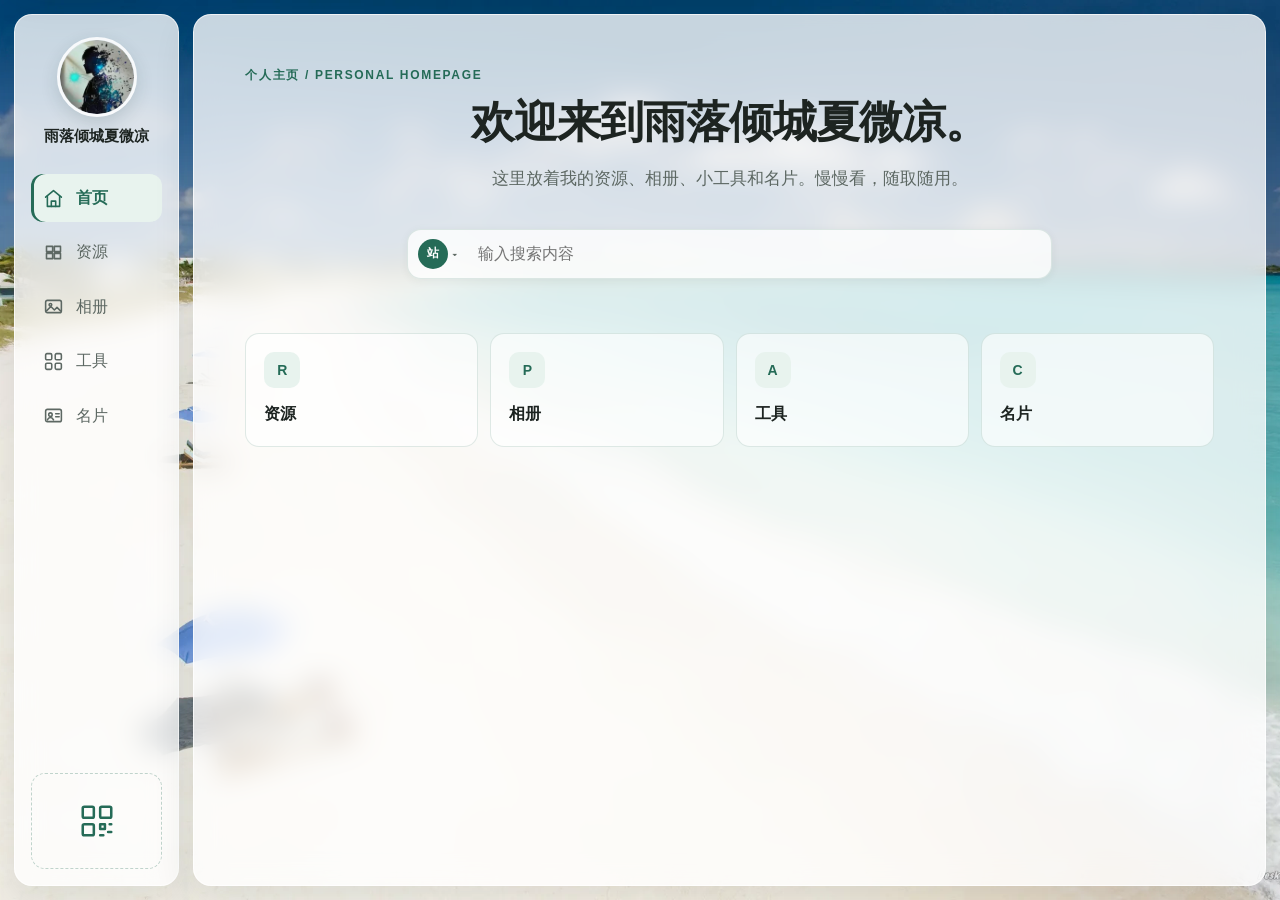
<file: index.html>
<!DOCTYPE html>
<html lang="zh-CN">
<head>
  <meta charset="UTF-8">
  <meta name="viewport" content="width=device-width, initial-scale=1">
  <meta name="description" content="雨落倾城夏微凉的个人主页，收录资源、相册、工具与名片。">
  <meta name="keywords" content="雨落倾城夏微凉,ylqcxwl,个人主页,资源,工具">
  <meta name="author" content="雨落倾城夏微凉">
  <meta name="theme-color" content="#f4f7f5">
  <link rel="canonical" href="https://ylqcxwl.github.io/">
  <meta property="og:type" content="website">
  <meta property="og:title" content="雨落倾城夏微凉 · 个人主页">
  <meta property="og:description" content="资源、相册、工具与名片。">
  <meta property="og:url" content="https://ylqcxwl.github.io/">
  <meta property="og:image" content="https://ylqcxwl.github.io/bg.webp">
  <meta name="twitter:card" content="summary_large_image">
  <link rel="icon" href="favicon.ico" sizes="any">
  <link rel="stylesheet" href="CSS/style.css">
  <script src="JS/tools-data.js" defer></script>
  <script src="JS/script.js" defer></script>
  <title>雨落倾城夏微凉 · 个人主页</title>
</head>
<body>
  <a class="skip-link" href="#main">跳到主要内容</a>

  <div class="app">
    <aside class="sidebar">
      <div class="profile">
        <img class="avatar" src="avatar.webp" alt="雨落倾城夏微凉的头像" width="80" height="80">
        <div class="profile-text">
          <strong>雨落倾城夏微凉</strong>
        </div>
      </div>

      <nav class="nav" aria-label="主导航">
        <button class="nav-item is-active" type="button" data-view="home" aria-current="page">
          <svg viewBox="0 0 24 24" aria-hidden="true"><path d="M3 10.5 12 3l9 7.5"/><path d="M5 9.5V21h14V9.5"/><path d="M9.5 21v-6h5v6"/></svg>
          <span>首页</span>
        </button>
        <button class="nav-item" type="button" data-view="resources">
          <svg viewBox="0 0 24 24" aria-hidden="true"><path d="M4 5h7v6H4zM13 5h7v6h-7zM4 13h7v6H4zM13 13h7v6h-7z"/></svg>
          <span>资源</span>
        </button>
        <button class="nav-item" type="button" data-view="gallery">
          <svg viewBox="0 0 24 24" aria-hidden="true"><rect x="3" y="5" width="18" height="14" rx="2"/><circle cx="8.5" cy="10" r="1.5"/><path d="m4 17 5-5 4 4 3-3 4 4"/></svg>
          <span>相册</span>
        </button>
        <button class="nav-item" type="button" data-view="tools">
          <svg viewBox="0 0 24 24" aria-hidden="true"><rect x="3" y="3" width="7" height="7" rx="1.5"/><rect x="14" y="3" width="7" height="7" rx="1.5"/><rect x="3" y="14" width="7" height="7" rx="1.5"/><rect x="14" y="14" width="7" height="7" rx="1.5"/></svg>
          <span>工具</span>
        </button>
        <button class="nav-item" type="button" data-view="contact">
          <svg viewBox="0 0 24 24" aria-hidden="true"><rect x="3" y="5" width="18" height="14" rx="2"/><circle cx="8.5" cy="11" r="2"/><path d="M5 17c.8-1.8 2-2.7 3.5-2.7S11.2 15.2 12 17M14.5 10h4M14.5 13.5h4"/></svg>
          <span>名片</span>
        </button>
      </nav>

      <a class="qr-btn" href="#contact" aria-label="查看名片">
        <svg viewBox="0 0 24 24" aria-hidden="true"><rect x="3" y="3" width="7" height="7" rx="1"/><rect x="14" y="3" width="7" height="7" rx="1"/><rect x="3" y="14" width="7" height="7" rx="1"/><path d="M14 14h3v3h-3zM19 19h2M14 21h2M21 14h-1"/></svg>
      </a>
    </aside>

    <main class="panel" id="main">
      <section class="view is-active" id="home" data-view="home" aria-labelledby="home-title">
        <header class="hero">
          <p class="eyebrow">个人主页 / Personal Homepage</p>
          <h1 id="home-title">欢迎来到雨落倾城夏微凉。</h1>
          <p class="lead">这里放着我的资源、相册、小工具和名片。慢慢看，随取随用。</p>
        </header>

        <form class="search" id="site-search" role="search">
          <label class="sr-only" for="search-query">搜索内容</label>
          <div class="search-bar">
            <span class="search-engine-wrap" id="engine-toggle" role="button" tabindex="0" aria-haspopup="listbox" aria-expanded="false" aria-label="选择搜索引擎">
              <span class="search-engine-badge" id="search-engine-badge" aria-hidden="true">站</span>
              <span class="search-caret" aria-hidden="true">▾</span>
              <select id="search-engine" aria-label="搜索引擎" hidden>
                <option value="site">本站搜索</option>
                <option value="baidu">百度搜索</option>
                <option value="bing">必应搜索</option>
                <option value="google">Google 搜索</option>
                <option value="github">GitHub 搜索</option>
                <option value="bilibili">哔哩哔哩搜索</option>
              </select>
            </span>
            <input id="search-query" type="search" placeholder="输入搜索内容" autocomplete="off">
          </div>
          <div class="engine-menu" id="engine-menu" role="listbox" aria-label="选择搜索引擎" hidden>
            <button type="button" class="engine-chip is-active" data-engine="site"><span class="engine-ico" style="--chip:#256b57">站</span><span>本站</span></button>
            <button type="button" class="engine-chip" data-engine="baidu"><span class="engine-ico"><img class="engine-ico-img" src="imgs/engines/baidu.png" alt=""></span><span>百度</span></button>
            <button type="button" class="engine-chip" data-engine="bing"><span class="engine-ico"><img class="engine-ico-img" src="imgs/engines/bing.png" alt=""></span><span>必应</span></button>
            <button type="button" class="engine-chip" data-engine="google"><span class="engine-ico"><img class="engine-ico-img" src="imgs/engines/google.png" alt=""></span><span>Google</span></button>
            <button type="button" class="engine-chip" data-engine="github"><span class="engine-ico"><img class="engine-ico-img" src="imgs/engines/github.png" alt=""></span><span>GitHub</span></button>
            <button type="button" class="engine-chip" data-engine="bilibili"><span class="engine-ico"><img class="engine-ico-img" src="imgs/engines/bilibili.png" alt=""></span><span>哔哩哔哩</span></button>
          </div>
        </form>
        <p class="search-status" id="search-status" role="status" aria-live="polite"></p>
        <div class="search-results" id="search-results" hidden></div>

        <div class="tiles">
          <a class="tile" href="#resources" data-keywords="资源 仓库 GitHub 项目">
            <span class="tile-icon">R</span>
            <strong>资源</strong>
            <small>项目与常用链接</small>
          </a>
          <a class="tile" href="#gallery" data-keywords="相册 图片 照片">
            <span class="tile-icon">P</span>
            <strong>相册</strong>
            <small>图片整理中</small>
          </a>
          <a class="tile" href="#tools" data-keywords="工具 螺旋文字生成 小工具">
            <span class="tile-icon">A</span>
            <strong>工具</strong>
            <small>螺旋文字生成</small>
          </a>
          <a class="tile" href="#contact" data-keywords="名片 联系 GitHub 关于">
            <span class="tile-icon">C</span>
            <strong>名片</strong>
            <small>找到我</small>
          </a>
        </div>
      </section>

      <section class="view" id="resources" data-view="resources" aria-labelledby="resources-title" hidden>
        <header class="view-head">
          <p class="eyebrow">Resources</p>
          <h2 id="resources-title">资源</h2>
          <p>常用项目与链接，来自我的 GitHub。</p>
        </header>
        <ul class="link-list">
          <li><a href="https://github.com/ylqcxwl" target="_blank" rel="noopener noreferrer"><strong>GitHub 主页</strong><span>ylqcxwl</span></a></li>
          <li><a href="https://github.com/ylqcxwl/box-label-printer" target="_blank" rel="noopener noreferrer"><strong>外箱标签打印程序</strong><span>PyQt5 + BarTender</span></a></li>
          <li><a href="https://github.com/ylqcxwl/question-bank" target="_blank" rel="noopener noreferrer"><strong>题库</strong><span>五年级上册 · 4000 题</span></a></li>
          <li><a href="https://github.com/ylqcxwl/youtube-notifier" target="_blank" rel="noopener noreferrer"><strong>YouTube 更新通知</strong><span>视频更新提醒</span></a></li>
        </ul>
      </section>

      <section class="view" id="gallery" data-view="gallery" aria-labelledby="gallery-title" hidden>
        <header class="view-head">
          <p class="eyebrow">Gallery</p>
          <h2 id="gallery-title">相册</h2>
          <p>相册内容整理中，先放一张站点背景图。</p>
        </header>
        <figure class="photo">
          <img src="bg.webp" alt="站点背景图" loading="lazy" decoding="async" width="1920" height="1200">
          <figcaption>站点背景图 · 1920 × 1200</figcaption>
        </figure>
      </section>

      <section class="view" id="tools" data-view="tools" aria-labelledby="tools-title" hidden>
        <header class="view-head">
          <p class="eyebrow">Tools</p>
          <h2 id="tools-title">工具</h2>
          <p>一些可以直接在浏览器里打开的小工具。</p>
        </header>
        <div class="tools-grid" id="tools-grid"></div>
        <p class="tools-empty" id="tools-empty" hidden>工具清单为空。把 HTML 放进 tools/ 文件夹，或在 tools/sites.json 里添加网址。</p>
        <noscript><p class="tools-empty">请启用 JavaScript 查看工具清单。</p></noscript>
      </section>

      <section class="view" id="contact" data-view="contact" aria-labelledby="contact-title" hidden>
        <header class="view-head">
          <p class="eyebrow">Contact</p>
          <h2 id="contact-title">名片</h2>
          <p>名片内容。想看更多项目，去 GitHub 找我。</p>
        </header>
        <a class="app-card" href="https://github.com/ylqcxwl" target="_blank" rel="noopener noreferrer">
          <span class="app-icon">GH</span>
          <span><strong>GitHub · ylqcxwl</strong><small>github.com/ylqcxwl</small></span>
          <span class="app-arrow" aria-hidden="true">↗</span>
        </a>
      </section>
    </main>
  </div>
</body>
</html>
</file>
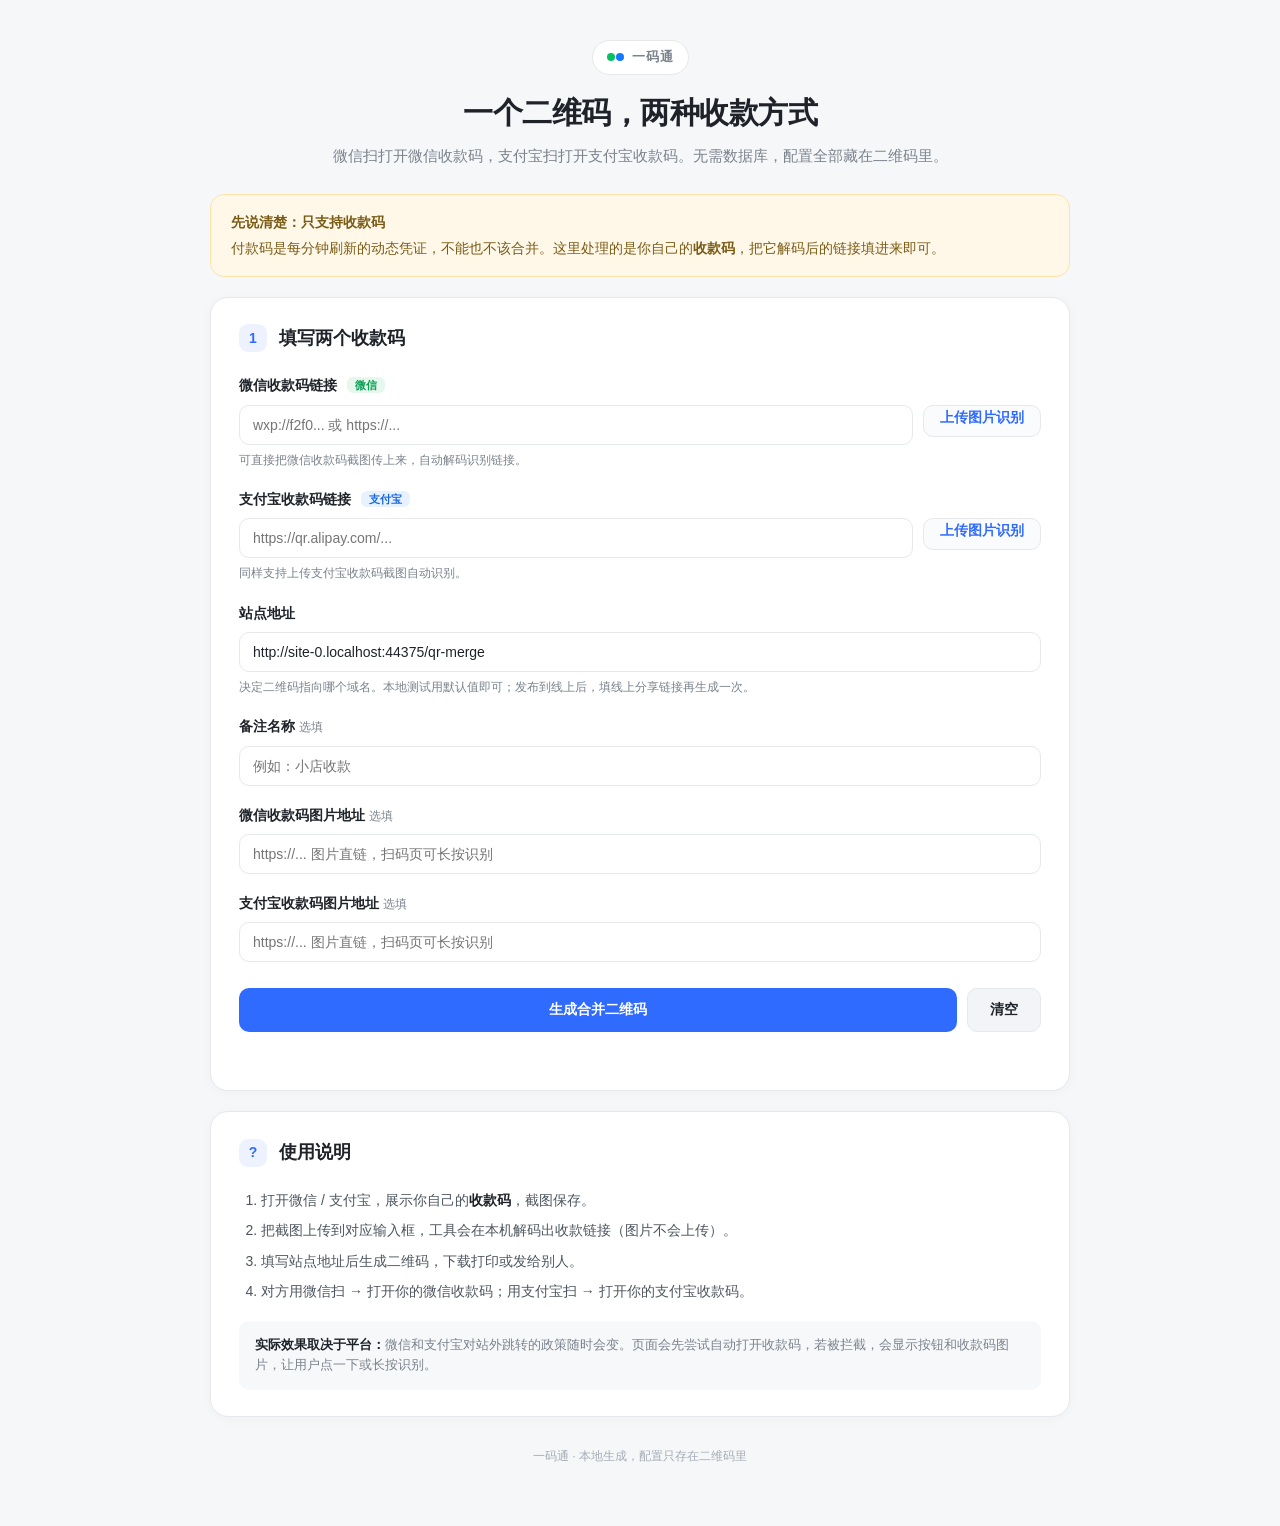
<file: qr-merge/index.html>
<!doctype html>
<html lang="zh-CN">
<head>
<meta charset="utf-8">
<meta name="viewport" content="width=device-width,initial-scale=1,viewport-fit=cover">
<title>一码通 · 收款码合并</title>
<link rel="stylesheet" href="style.css">
</head>
<body>
<div class="wrap">

  <header>
    <div class="brand"><span class="dot"></span> 一码通</div>
    <h1>一个二维码，两种收款方式</h1>
    <p class="lead">微信扫打开微信收款码，支付宝扫打开支付宝收款码。无需数据库，配置全部藏在二维码里。</p>
  </header>

  <div class="notice">
    <div class="notice-title">先说清楚：只支持收款码</div>
    <p>付款码是每分钟刷新的动态凭证，不能也不该合并。这里处理的是你自己的<strong>收款码</strong>，把它解码后的链接填进来即可。</p>
  </div>

  <main>
    <section class="panel">
      <div class="step-head"><span class="num">1</span><h2>填写两个收款码</h2></div>

      <div class="field">
        <label for="wechat">微信收款码链接 <span class="tag tag-wx">微信</span></label>
        <div class="input-row">
          <input id="wechat" type="text" placeholder="wxp://f2f0... 或 https://..." autocomplete="off" spellcheck="false">
          <label class="upload">
            上传图片识别
            <input type="file" id="wechatFile" accept="image/*" hidden>
          </label>
        </div>
        <div class="hint">可直接把微信收款码截图传上来，自动解码识别链接。</div>
      </div>

      <div class="field">
        <label for="alipay">支付宝收款码链接 <span class="tag tag-ali">支付宝</span></label>
        <div class="input-row">
          <input id="alipay" type="text" placeholder="https://qr.alipay.com/..." autocomplete="off" spellcheck="false">
          <label class="upload">
            上传图片识别
            <input type="file" id="alipayFile" accept="image/*" hidden>
          </label>
        </div>
        <div class="hint">同样支持上传支付宝收款码截图自动识别。</div>
      </div>

      <div class="field">
        <label for="siteBase">站点地址</label>
        <input id="siteBase" type="text" placeholder="https://你的域名" autocomplete="off" spellcheck="false">
        <div class="hint">决定二维码指向哪个域名。本地测试用默认值即可；发布到线上后，填线上分享链接再生成一次。</div>
      </div>

      <div class="field">
        <label for="nickname">备注名称 <span class="optional">选填</span></label>
        <input id="nickname" type="text" placeholder="例如：小店收款" maxlength="24">
      </div>

      <div class="field">
        <label for="wechatImg">微信收款码图片地址 <span class="optional">选填</span></label>
        <input id="wechatImg" type="text" placeholder="https://... 图片直链，扫码页可长按识别" autocomplete="off" spellcheck="false">
      </div>

      <div class="field">
        <label for="alipayImg">支付宝收款码图片地址 <span class="optional">选填</span></label>
        <input id="alipayImg" type="text" placeholder="https://... 图片直链，扫码页可长按识别" autocomplete="off" spellcheck="false">
      </div>

      <div class="actions">
        <button id="buildBtn" class="primary">生成合并二维码</button>
        <button id="resetBtn" class="secondary">清空</button>
      </div>
      <div id="status" class="status"></div>
    </section>

    <section class="panel result" id="resultPanel" hidden>
      <div class="step-head"><span class="num">2</span><h2>你的合并二维码</h2></div>
      <div class="result-body">
        <div class="qr-box">
          <canvas id="qrCanvas" width="320" height="320"></canvas>
          <div class="qr-caption">保存或直接打印这个码</div>
        </div>
        <div class="result-info">
          <div class="link-label">二维码内容 / 分享链接</div>
          <textarea id="resultLink" rows="4" readonly spellcheck="false"></textarea>
          <div class="result-actions">
            <button id="copyBtn" class="secondary">复制链接</button>
            <button id="downloadBtn" class="secondary">下载二维码</button>
          </div>
          <div class="link-label" style="margin-top:18px">分流测试（电脑上点击，验证两个分支）</div>
          <div class="test-links">
            <a id="testWx" href="#" target="_blank" class="test wx">测试微信分支</a>
            <a id="testAli" href="#" target="_blank" class="test ali">测试支付宝分支</a>
            <a id="testOther" href="#" target="_blank" class="test other">测试默认选择页</a>
          </div>
        </div>
      </div>
    </section>

    <section class="panel faq">
      <div class="step-head"><span class="num">?</span><h2>使用说明</h2></div>
      <ol>
        <li>打开微信 / 支付宝，展示你自己的<strong>收款码</strong>，截图保存。</li>
        <li>把截图上传到对应输入框，工具会在本机解码出收款链接（图片不会上传）。</li>
        <li>填写站点地址后生成二维码，下载打印或发给别人。</li>
        <li>对方用微信扫 → 打开你的微信收款码；用支付宝扫 → 打开你的支付宝收款码。</li>
      </ol>
      <div class="faq-warn">
        <strong>实际效果取决于平台：</strong>微信和支付宝对站外跳转的政策随时会变。页面会先尝试自动打开收款码，若被拦截，会显示按钮和收款码图片，让用户点一下或长按识别。
      </div>
    </section>
  </main>

  <footer>一码通 · 本地生成，配置只存在二维码里</footer>
</div>

<script src="vendor/qrcode.min.js"></script>
<script src="vendor/jsQR.js"></script>
<script src="app.js"></script>
</body>
</html>
</file>
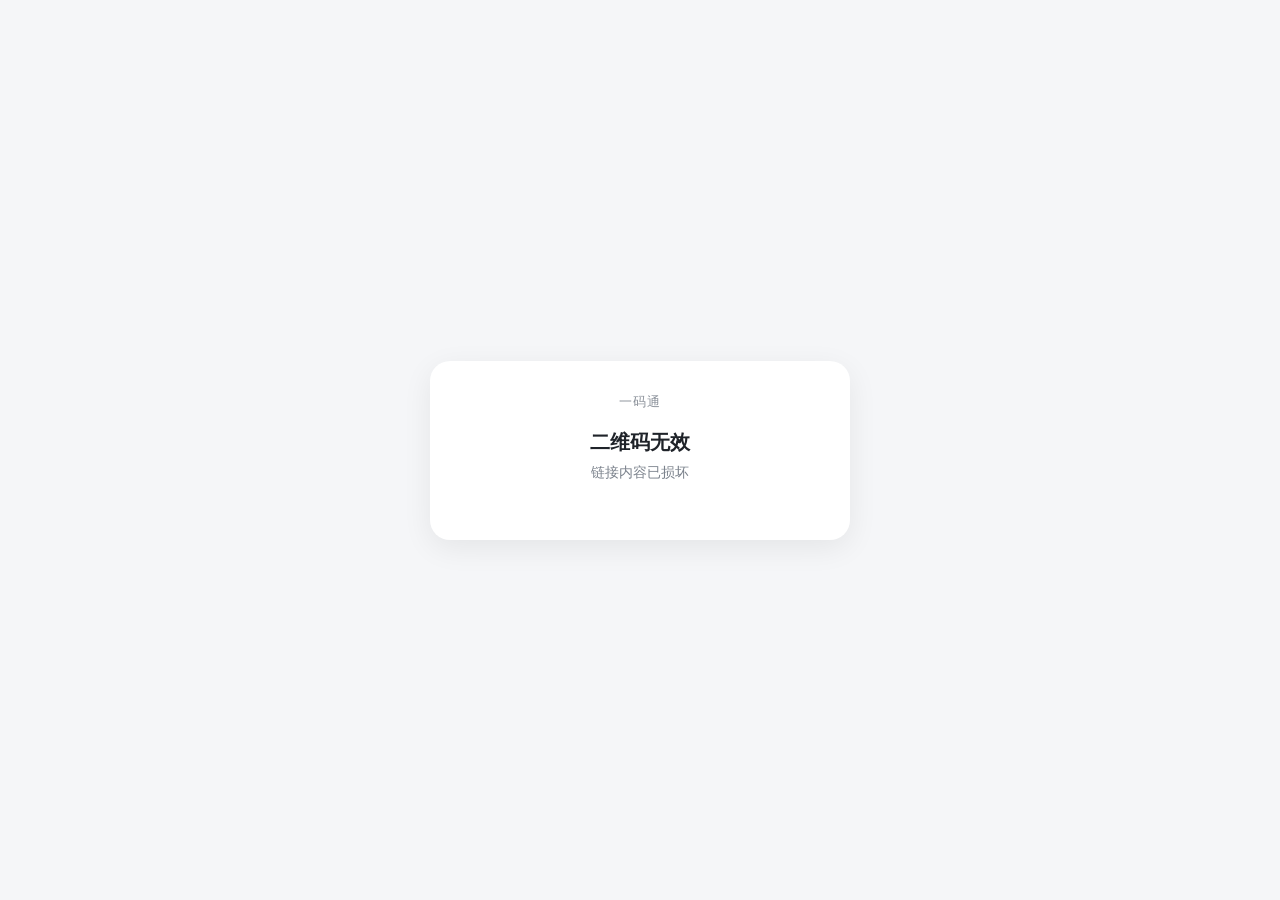
<file: qr-merge/go.html>
<!doctype html>
<html lang="zh-CN">
<head>
<meta charset="utf-8">
<meta name="viewport" content="width=device-width,initial-scale=1,viewport-fit=cover">
<title>打开收款码</title>
<style>
  *{box-sizing:border-box}
  body{margin:0;min-height:100vh;display:flex;align-items:center;justify-content:center;
    font-family:-apple-system,BlinkMacSystemFont,"PingFang SC","Microsoft YaHei",sans-serif;
    background:#f5f6f8;color:#1f2329;padding:24px}
  .card{width:100%;max-width:420px;background:#fff;border-radius:20px;padding:32px 24px;
    box-shadow:0 8px 30px rgba(0,0,0,.07);text-align:center}
  .logo{font-size:13px;color:#8a9099;margin-bottom:18px;letter-spacing:1px}
  h1{font-size:20px;margin:0 0 8px}.sub{font-size:14px;color:#7b828c;margin:0 0 26px}
  a.btn{display:block;width:100%;padding:15px;border-radius:12px;color:#fff;text-decoration:none;
    font-size:16px;font-weight:600;margin-bottom:12px}
  .wx{background:#07c160}.ali{background:#1677ff}.ghost{background:#eef0f3;color:#1f2329}
  .tip{font-size:12px;color:#9aa0a8;line-height:1.7;margin-top:18px}
  img.qr{width:220px;max-width:80%;border-radius:10px;margin:4px auto 18px;display:block}
</style>
</head>
<body>
<div class="card" id="card"></div>
<script>
(function () {
  'use strict';
  var card = document.getElementById('card');

  function esc(s) {
    return String(s == null ? '' : s).replace(/[&<>"']/g, function (c) {
      return { '&': '&amp;', '<': '&lt;', '>': '&gt;', '"': '&quot;', "'": '&#39;' }[c];
    });
  }

  function decodePayload(payload) {
    try {
      var s = String(payload || '').replace(/-/g, '+').replace(/_/g, '/');
      while (s.length % 4) s += '=';
      return JSON.parse(decodeURIComponent(escape(atob(s))));
    } catch (e) {
      return null;
    }
  }

  function allowedUrl(u) {
    try {
      var p = new URL(String(u));
      return ['http:', 'https:', 'wxp:', 'alipayqr:', 'alipay:'].indexOf(p.protocol) !== -1;
    } catch (e) {
      return false;
    }
  }

  function detectApp(ua) {
    if (/MicroMessenger/i.test(ua)) return 'wechat';
    if (/AlipayClient|Alipay/i.test(ua)) return 'alipay';
    return 'other';
  }

  var params = new URLSearchParams(location.search);
  var payload = params.get('d') || '';
  var data = decodePayload(payload);
  if (!data) {
    card.innerHTML = '<div class="logo">一码通</div><h1>二维码无效</h1><p class="sub">链接内容已损坏</p>';
    return;
  }

  var force = params.get('force');
  var noauto = params.get('noauto') === '1';
  var app = (force === 'wechat' || force === 'alipay') ? force : detectApp(navigator.userAgent);
  var name = data.n || '收款码';
  var query = '?d=' + encodeURIComponent(payload);
  var backLink = 'go.html' + query + '&force=other';

  if (app === 'wechat' || app === 'alipay') {
    var isWx = app === 'wechat';
    var target = isWx ? data.w : data.a;
    var label = isWx ? '微信收款码' : '支付宝收款码';
    var img = isWx ? data.wi : data.ai;
    var btnClass = isWx ? 'wx' : 'ali';
    if (!allowedUrl(target)) {
      card.innerHTML = '<div class="logo">一码通</div><h1>' + esc(name) + '</h1><p class="sub">该渠道尚未设置收款码</p>';
      return;
    }
    var html = '<div class="logo">一码通 · 收款码合并</div><h1>' + esc(name) + '</h1>' +
      '<p class="sub">正在打开『' + esc(label) + '』</p>';
    if (img && allowedUrl(img)) {
      html += '<img class="qr" src="' + esc(img) + '" alt="' + esc(label) + '">' +
        '<p class="tip">若未自动跳转，可长按上方图片识别付款</p>';
    }
    html += '<a class="btn ' + btnClass + '" href="' + esc(target) + '">打开' + esc(label) + '</a>' +
      '<a class="btn ghost" href="' + esc(backLink) + '">返回选择页</a>';
    card.innerHTML = html;
    if (!noauto) {
      setTimeout(function () { window.location.href = target; }, 500);
    }
  } else {
    var html2 = '<div class="logo">一码通 · 收款码合并</div><h1>' + esc(name) + '</h1>' +
      '<p class="sub">请选择你的付款方式</p>';
    if (data.w && allowedUrl(data.w)) {
      html2 += '<a class="btn wx" href="go.html' + query + '&force=wechat&noauto=1">微信支付</a>';
    }
    if (data.a && allowedUrl(data.a)) {
      html2 += '<a class="btn ali" href="go.html' + query + '&force=alipay&noauto=1">支付宝支付</a>';
    }
    html2 += '<p class="tip">用微信扫 → 微信收款码<br>用支付宝扫 → 支付宝收款码</p>';
    card.innerHTML = html2;
  }
})();
</script>
</body>
</html>
</file>
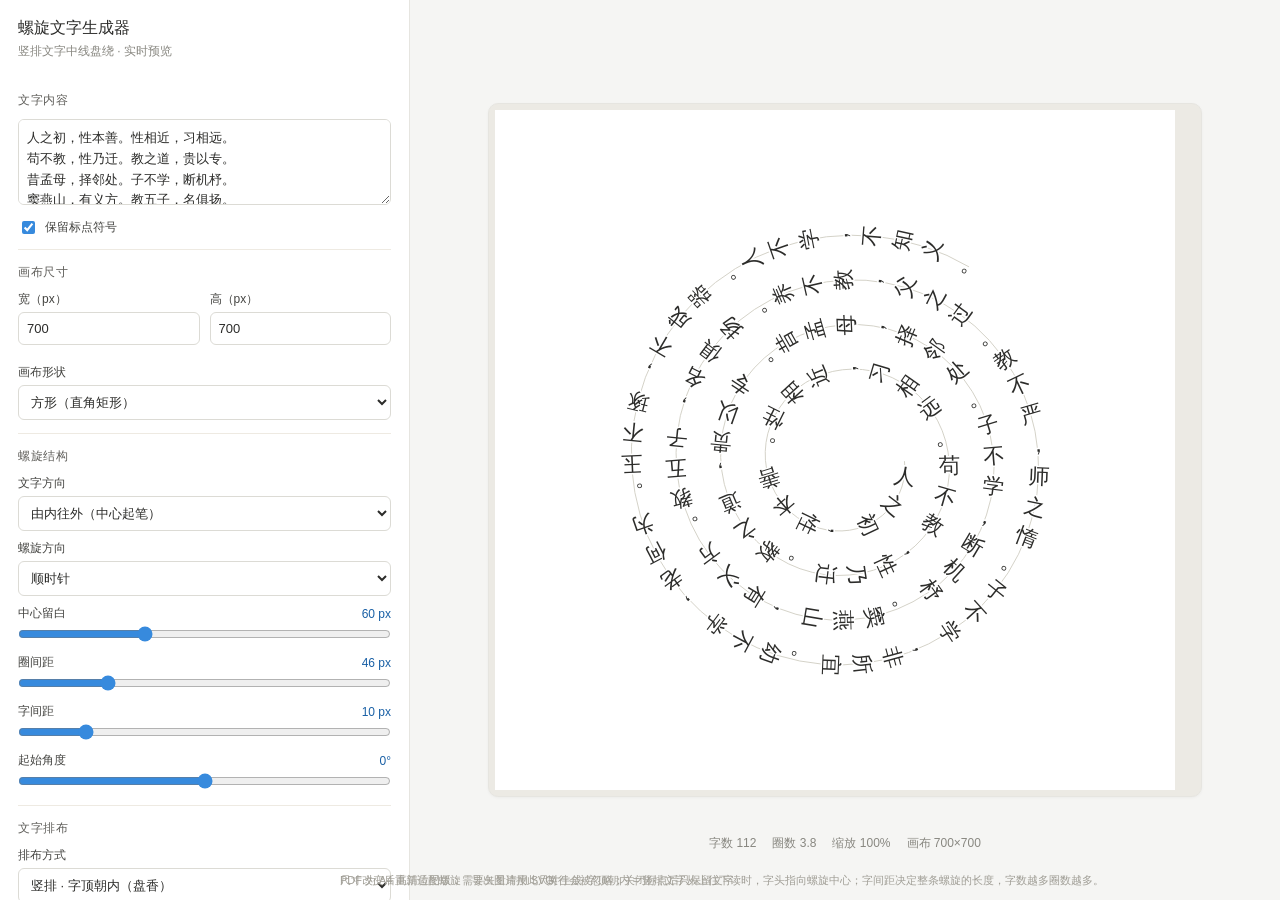
<file: tools/螺旋文字.html>
<!DOCTYPE html>
<html lang="zh-CN">
<head>
<meta charset="UTF-8">
<meta name="viewport" content="width=device-width,initial-scale=1">
<title>螺旋文字生成</title>
<style>
*{box-sizing:border-box}
body{margin:0;font-family:"Microsoft YaHei","PingFang SC",sans-serif;background:#f5f5f3;color:#2c2c2a;font-size:13px}
.app{display:grid;grid-template-columns:410px 1fr;min-height:100vh}
.panel{background:#fff;border-right:1px solid #e6e5e0;padding:18px 18px 40px;overflow-y:auto;max-height:100vh}
h1{font-size:16px;font-weight:500;margin:0 0 4px}
.sub{font-size:12px;color:#888780;margin:0 0 18px}
.group{border-top:1px solid #eeeae2;padding:14px 0 4px}
.group:first-of-type{border-top:none}
.gtitle{font-size:12px;font-weight:500;color:#5f5e5a;margin-bottom:10px;letter-spacing:.5px}
label{display:block;margin-bottom:9px}
.lab{display:flex;justify-content:space-between;align-items:center;margin-bottom:4px;font-size:12px;color:#444441}
.val{color:#185fa5;font-variant-numeric:tabular-nums}
textarea,select,input[type=text],input[type=number]{width:100%;border:1px solid #dcdbd5;border-radius:6px;padding:8px;font-size:13px;font-family:inherit;background:#fff;color:#2c2c2a;outline:none}
textarea:focus,select:focus,input:focus{border-color:#85b7eb}
textarea{resize:vertical;min-height:86px;line-height:1.6}
input[type=range]{width:100%;accent-color:#378add;margin:0}
input[type=color]{width:100%;height:30px;border:1px solid #dcdbd5;border-radius:6px;padding:2px;background:#fff;cursor:pointer}
.row{display:flex;gap:10px}
.row>*{flex:1;min-width:0}
.check{display:flex;align-items:center;gap:7px;font-size:12px;color:#444441;cursor:pointer;margin-bottom:8px}
.check input{accent-color:#378add}
.btns{display:flex;gap:8px;margin-top:14px}
button{flex:1;padding:9px;border:1px solid #dcdbd5;border-radius:6px;background:#fff;color:#2c2c2a;font-size:12px;cursor:pointer;font-family:inherit}
button:hover{border-color:#85b7eb;background:#f7fbff}
button.primary{background:#185fa5;color:#fff;border-color:#185fa5}
button.primary:hover{background:#0c447c}
.stage{position:relative;padding:24px;display:flex;align-items:center;justify-content:center;overflow:auto;min-height:100vh}
.canvas-wrap{background:#eceae4;border:1px solid #e6e5e0;border-radius:10px;box-shadow:0 1px 3px rgba(0,0,0,.04);padding:6px;line-height:0;margin:auto;max-width:100%}
#preview{display:block;width:auto;height:auto;max-width:min(680px,100%);max-height:calc(100vh - 180px)}
.info{position:absolute;bottom:48px;left:24px;right:24px;font-size:12px;color:#888780;display:flex;gap:16px;flex-wrap:wrap;justify-content:center}
.tip{position:absolute;bottom:10px;left:24px;right:24px;margin:auto;font-size:11px;color:#a09e96;text-align:center;max-width:600px;line-height:1.6}
@media(max-width:820px){.app{grid-template-columns:1fr}.panel{max-height:none;border-right:none;border-bottom:1px solid #e6e5e0}.stage{padding:14px}}
</style>
</head>
<body>
<div class="app">
  <div class="panel">
    <h1>螺旋文字生成器</h1>
    <p class="sub">竖排文字中线盘绕 · 实时预览</p>

    <div class="group">
      <div class="gtitle">文字内容</div>
      <label><textarea id="text" spellcheck="false">人之初，性本善。性相近，习相远。
苟不教，性乃迁。教之道，贵以专。
昔孟母，择邻处。子不学，断机杼。
窦燕山，有义方。教五子，名俱扬。
养不教，父之过。教不严，师之惰。
子不学，非所宜。幼不学，老何为。
玉不琢，不成器。人不学，不知义。</textarea></label>
      <label class="check" style="margin-top:10px"><input type="checkbox" id="keepPunct" checked> 保留标点符号</label>
      <div class="tip">换行会被忽略；关闭标点后只保留文字</div>
    </div>

    <div class="group">
      <div class="gtitle">画布尺寸</div>
      <div class="row">
        <label><div class="lab"><span>宽（px）</span></div><input type="number" id="cw" min="200" max="2000" step="50" value="700"></label>
        <label><div class="lab"><span>高（px）</span></div><input type="number" id="ch" min="200" max="2000" step="50" value="700"></label>
      </div>
      <label style="margin-top:10px"><div class="lab"><span>画布形状</span></div>
        <select id="shape">
          <option value="rect">方形（直角矩形）</option>
          <option value="round">圆角矩形</option>
          <option value="circle">圆形</option>
          <option value="ellipse">椭圆</option>
        </select>
      </label>
      <div class="tip" style="text-align:left;margin-top:8px">尺寸改变后重新适配螺旋，导出图片按此尺寸生成</div>
    </div>

    <div class="group">
      <div class="gtitle">螺旋结构</div>
      <label><div class="lab"><span>文字方向</span></div>
        <select id="direction">
          <option value="out">由内往外（中心起笔）</option>
          <option value="in">由外往内（外圈起笔）</option>
        </select>
      </label>
      <label><div class="lab"><span>螺旋方向</span></div>
        <select id="spin">
          <option value="cw">顺时针</option>
          <option value="ccw">逆时针</option>
        </select>
      </label>
      <label><div class="lab"><span>中心留白</span><span class="val" id="vInner">60 px</span></div>
        <input type="range" id="inner" min="0" max="180" value="60"></label>
      <label><div class="lab"><span>圈间距</span><span class="val" id="vRing">46 px</span></div>
        <input type="range" id="ring" min="24" max="120" value="46"></label>
      <label><div class="lab"><span>字间距</span><span class="val" id="vGap">10 px</span></div>
        <input type="range" id="gap" min="0" max="60" value="10"></label>
      <label><div class="lab"><span>起始角度</span><span class="val" id="vStart">0°</span></div>
        <input type="range" id="start" min="-180" max="180" value="0"></label>
    </div>

    <div class="group">
      <div class="gtitle">文字排布</div>
      <label><div class="lab"><span>排布方式</span></div>
        <select id="mode">
          <option value="in">竖排 · 字顶朝内（盘香）</option>
          <option value="out">竖排 · 字顶朝外</option>
          <option value="tan">横排 · 沿切线（左到右）</option>
          <option value="tanrev">横排 · 沿切线（右到左）</option>
          <option value="none">全部正立 · 不旋转</option>
        </select>
      </label>
      <label><div class="lab"><span>旋转微调</span><span class="val" id="vRot">0°</span></div>
        <input type="range" id="rot" min="-180" max="180" value="0"></label>
    </div>

    <div class="group">
      <div class="gtitle">字体与颜色</div>
      <label><div class="lab"><span>字体</span></div>
        <select id="font">
          <option value="SimSun, '宋体', serif">宋体</option>
          <option value="KaiTi, '楷体', serif">楷体</option>
          <option value="FangSong, '仿宋', serif">仿宋</option>
          <option value="'Microsoft YaHei', '微软雅黑', sans-serif">微软雅黑</option>
          <option value="'PingFang SC', sans-serif">苹方</option>
          <option value="serif">衬线体</option>
          <option value="sans-serif">无衬线体</option>
        </select>
      </label>
      <label><div class="lab"><span>字体大小</span><span class="val" id="vSize">22 px</span></div>
        <input type="range" id="size" min="10" max="60" value="22"></label>
      <div class="row">
        <label><div class="lab"><span>文字颜色</span></div><input type="color" id="color" value="#2c2c2a"></label>
        <label><div class="lab"><span>背景颜色</span></div><input type="color" id="bg" value="#ffffff"></label>
      </div>
      <label class="check"><input type="checkbox" id="halo" checked> 字加白描边（压住螺旋线）</label>
    </div>

    <div class="group">
      <div class="gtitle">辅助线</div>
      <label class="check"><input type="checkbox" id="showline" checked> 显示螺旋线</label>
      <div class="row">
        <label><div class="lab"><span>线色</span></div><input type="color" id="linecolor" value="#d3d1c7"></label>
        <label><div class="lab"><span>线宽</span></div><input type="range" id="linew" min="0" max="4" step="0.5" value="1"></label>
      </div>
    </div>

    <div class="group">
      <div class="gtitle">导出</div>
      <div class="btns">
        <button id="svgBtn" class="primary">下载 SVG</button>
        <button id="pngBtn">下载 PNG</button>
        <button id="pdfBtn">下载 PDF</button>
      </div>
      <div class="tip" style="text-align:left;margin-top:8px">PDF 为 A4 高清位图版；需要矢量请用 SVG</div>
    </div>
  </div>

  <div class="stage">
    <div class="canvas-wrap"><svg id="preview" viewBox="0 0 700 700" width="700" height="700" xmlns="http://www.w3.org/2000/svg"></svg></div>
    <div class="info"><span id="infoChars">字数 0</span><span id="infoTurns">圈数 0</span><span id="infoScale">缩放 100%</span><span id="infoSize">画布 700×700</span></div>
    <div class="tip">字顶朝内 = 竖排文字从上往下读时，字头指向螺旋中心；字间距决定整条螺旋的长度，字数越多圈数越多。</div>
  </div>
</div>

<script>
(function(){
  var $=function(id){return document.getElementById(id)};
  var svg=$('preview'), NS='http://www.w3.org/2000/svg';
  var W=700, H=700, CX=350, CY=350, MAXR=328;

  function el(name,attrs){var e=document.createElementNS(NS,name);for(var k in attrs)e.setAttribute(k,attrs[k]);return e}
  function paper(shape,fill){
    if(shape==='circle')return el('circle',{cx:CX,cy:CY,r:Math.min(W,H)/2,fill:fill});
    if(shape==='ellipse')return el('ellipse',{cx:CX,cy:CY,rx:W/2,ry:H/2,fill:fill});
    if(shape==='round')return el('rect',{x:0,y:0,width:W,height:H,rx:Math.min(W,H)*0.06,fill:fill});
    return el('rect',{x:0,y:0,width:W,height:H,fill:fill});
  }

  function build(){
    var raw=$('text').value.replace(/[\r\n]/g,'');
    if(!$('keepPunct').checked) raw=raw.replace(/[，。！？；：、,.!?;:'"“”‘’（）()《》〈〉【】\[\]『』「」…—\-]/g,'');
    var chars=Array.from(raw);
    var n=chars.length;
    var fontSize=+$('size').value, gap=+$('gap').value, ring=+$('ring').value;
    var inner=+$('inner').value, start=(+$('start').value)*Math.PI/180;
    var reverse=$('direction').value==='in', mode=$('mode').value, 微调=(+$('rot').value)*Math.PI/180;
    var sgn=$('spin').value==='ccw'?-1:1;
    var font=$('font').value, color=$('color').value, bg=$('bg').value;
    var halo=$('halo').checked, showline=$('showline').checked;
    var linecolor=$('linecolor').value, linew=+$('linew').value;

    W=Math.max(200,Math.min(2000,Math.round(+$('cw').value||700)));
    H=Math.max(200,Math.min(2000,Math.round(+$('ch').value||700)));
    CX=W/2; CY=H/2; MAXR=Math.min(W,H)/2-12;
    svg.setAttribute('viewBox','0 0 '+W+' '+H);
    svg.setAttribute('width',W); svg.setAttribute('height',H);
    svg.textContent='';
    svg.appendChild(paper($('shape').value,bg));

    if(!n){$('infoChars').textContent='字数 0';$('infoSize').textContent='画布 '+W+'×'+H;return}

    var step=fontSize+gap;
    var L=n*step;
    var b=ring/(2*Math.PI);
    var tmax=(-inner+Math.sqrt(inner*inner+2*b*L))/b;
    if(inner===0) tmax=Math.sqrt(2*L/b);
    var rout=inner+b*tmax;
    var scale=Math.min(1,(MAXR)/(rout||1));
    var rin=inner*scale, bs=b*scale, fs=fontSize*scale;

    var startR=reverse?rout*scale:rin;
    var dr=reverse?-bs:bs;
    var steps=Math.max(4000,Math.ceil(tmax*140));
    var xs=[],ys=[],al=[0],ts=[];
    for(var i=0;i<=steps;i++){
      var t=tmax*i/steps, r=startR+dr*t;
      var a=sgn*t+start;
      var x=CX+r*Math.cos(a), y=CY+r*Math.sin(a);
      xs.push(x);ys.push(y);ts.push(t);
      if(i>0)al.push(al[i-1]+Math.hypot(x-xs[i-1],y-ys[i-1]));
    }
    var total=al[steps];

    var used=xs.map(function(x,i){return [x,ys[i],ts[i]]}).filter(function(p){return p[2]<=tmax+0.001});
    var minx=Infinity,maxx=-Infinity,miny=Infinity,maxy=-Infinity;
    used.forEach(function(p){minx=Math.min(minx,p[0]);maxx=Math.max(maxx,p[0]);miny=Math.min(miny,p[1]);maxy=Math.max(maxy,p[1])});
    var ox=CX-(minx+maxx)/2, oy=CY-(miny+maxy)/2;
    var maxR=0;
    used.forEach(function(p){maxR=Math.max(maxR,Math.hypot(p[0]-CX,p[1]-CY))});
    var allow=Math.max(0,MAXR-maxR), off=Math.hypot(ox,oy);
    if(off>allow&&off>0){ox*=allow/off;oy*=allow/off}

    var g=el('g',{transform:'translate('+ox.toFixed(1)+' '+oy.toFixed(1)+')'});
    if(showline){
      var segs=[];
      for(var i=0;i<=steps;i+=18)segs.push((i?'L':'M')+xs[i].toFixed(1)+' '+ys[i].toFixed(1));
      g.appendChild(el('path',{d:segs.join(' '),fill:'none',stroke:linecolor,'stroke-width':linew}));
    }

    var base;
    if(mode==='in')base=-Math.PI/2;
    else if(mode==='out')base=Math.PI/2;
    else if(mode==='tan')base=0;
    else if(mode==='tanrev')base=Math.PI;
    else base=null;

    chars.forEach(function(ch,k){
      var s=(k+0.5)*total/n;
      var j=1;while(j<steps&&al[j]<s)j++;
      var f=(s-al[j-1])/((al[j]-al[j-1])||1);
      var x=xs[j-1]+f*(xs[j]-xs[j-1]), y=ys[j-1]+f*(ys[j]-ys[j-1]);
      var t=ts[j-1]+f*(ts[j]-ts[j-1]);
      var r=startR+dr*t, a=sgn*t+start;
      var dx=dr*Math.cos(a)-r*sgn*Math.sin(a);
      var dy=dr*Math.sin(a)+r*sgn*Math.cos(a);
      var ang=base===null?0:Math.atan2(dy,dx)+base+微调;
      var txt=el('text',{
        transform:'translate('+x.toFixed(1)+' '+y.toFixed(1)+') rotate('+(ang*180/Math.PI).toFixed(1)+')',
        'text-anchor':'middle','dominant-baseline':'central',
        'font-size':fs.toFixed(1),'font-family':font,fill:color
      });
      if(halo){txt.setAttribute('paint-order','stroke');txt.setAttribute('stroke',bg);txt.setAttribute('stroke-width',(3.2).toFixed(1));txt.setAttribute('stroke-linejoin','round')}
      txt.textContent=ch;g.appendChild(txt);
    });
    svg.appendChild(g);

    $('infoChars').textContent='字数 '+n;
    $('infoTurns').textContent='圈数 '+(tmax/(2*Math.PI)).toFixed(1);
    $('infoScale').textContent='缩放 '+Math.round(scale*100)+'%';
    $('infoSize').textContent='画布 '+W+'×'+H;
  }

  function bind(id,vid,fmt){
    var e=$(id);
    e.addEventListener('input',function(){if(vid)$(vid).textContent=fmt?fmt(e.value):e.value;build()});
  }
  ['text','font','color','bg','halo','mode','direction','spin','keepPunct','showline','linecolor','cw','ch','shape'].forEach(function(id){$(id).addEventListener('input',build)});
  ['cw','ch'].forEach(function(id){$(id).addEventListener('change',function(){this.value=(id==='cw'?W:H);build()})});
  bind('size','vSize',function(v){return v+' px'});
  bind('gap','vGap',function(v){return v+' px'});
  bind('ring','vRing',function(v){return v+' px'});
  bind('inner','vInner',function(v){return v+' px'});
  bind('start','vStart',function(v){return v+'°'});
  bind('rot','vRot',function(v){return v+'°'});
  bind('linew',null);

  function serialize(){
    var c=svg.cloneNode(true);
    c.setAttribute('xmlns',NS);
    return '<?xml version="1.0" encoding="UTF-8"?>\n'+new XMLSerializer().serializeToString(c);
  }
  function download(url,name){var a=document.createElement('a');a.href=url;a.download=name;document.body.appendChild(a);a.click();document.body.removeChild(a)}
  $('svgBtn').addEventListener('click',function(){
    var blob=new Blob([serialize()],{type:'image/svg+xml;charset=utf-8'});
    var url=URL.createObjectURL(blob);download(url,'螺旋文字.svg');setTimeout(function(){URL.revokeObjectURL(url)},1000);
  });
  function svgToCanvas(scale,cb,err){
    var img=new Image();
    img.onload=function(){
      var cv=document.createElement('canvas');cv.width=W*scale;cv.height=H*scale;
      var ctx=cv.getContext('2d');ctx.scale(scale,scale);ctx.drawImage(img,0,0,W,H);
      cb(cv);
    };
    img.onerror=err||function(){alert('图片渲染失败，请改用 SVG 导出')};
    img.src='data:image/svg+xml;charset=utf-8,'+encodeURIComponent(serialize());
  }
  $('pngBtn').addEventListener('click',function(){svgToCanvas(2,function(cv){download(cv.toDataURL('image/png'),'螺旋文字.png')})});

  function loadScript(src,cb,err){
    var s=document.createElement('script');s.src=src;s.onload=cb;s.onerror=err;document.head.appendChild(s);
  }
  function makePDF(){
    svgToCanvas(3,function(cv){
      var land=W>=H;
      var pdf=new window.jspdf.jsPDF({orientation:land?'landscape':'portrait',unit:'mm',format:'a4'});
      var pw=land?297:210, ph=land?210:297;
      var k=Math.min((pw-20)/W,(ph-20)/H), dw=W*k, dh=H*k;
      pdf.addImage(cv.toDataURL('image/png'),'PNG',(pw-dw)/2,(ph-dh)/2,dw,dh);
      pdf.save('螺旋文字.pdf');
    });
  }
  $('pdfBtn').addEventListener('click',function(){
    if(window.jspdf&&window.jspdf.jsPDF){makePDF();return}
    var btn=this,txt=btn.textContent;btn.textContent='加载中…';
    loadScript('https://cdn.jsdelivr.net/npm/jspdf@2.5.2/dist/jspdf.umd.min.js',function(){
      btn.textContent=txt;makePDF();
    },function(){
      btn.textContent=txt;
      alert('无法联网加载 PDF 组件，已切换到浏览器打印：请在打印窗口选择「另存为 PDF」。');
      var w=window.open('','_blank');
      if(w){w.document.write('<!DOCTYPE html><meta charset="utf-8"><title>螺旋文字.pdf</title><body style="margin:0">'+serialize()+'</body>');w.document.close();setTimeout(function(){w.focus();w.print()},300)}
      else window.print();
    });
  });

  build();
})();
</script>
</body>
</html>
</file>
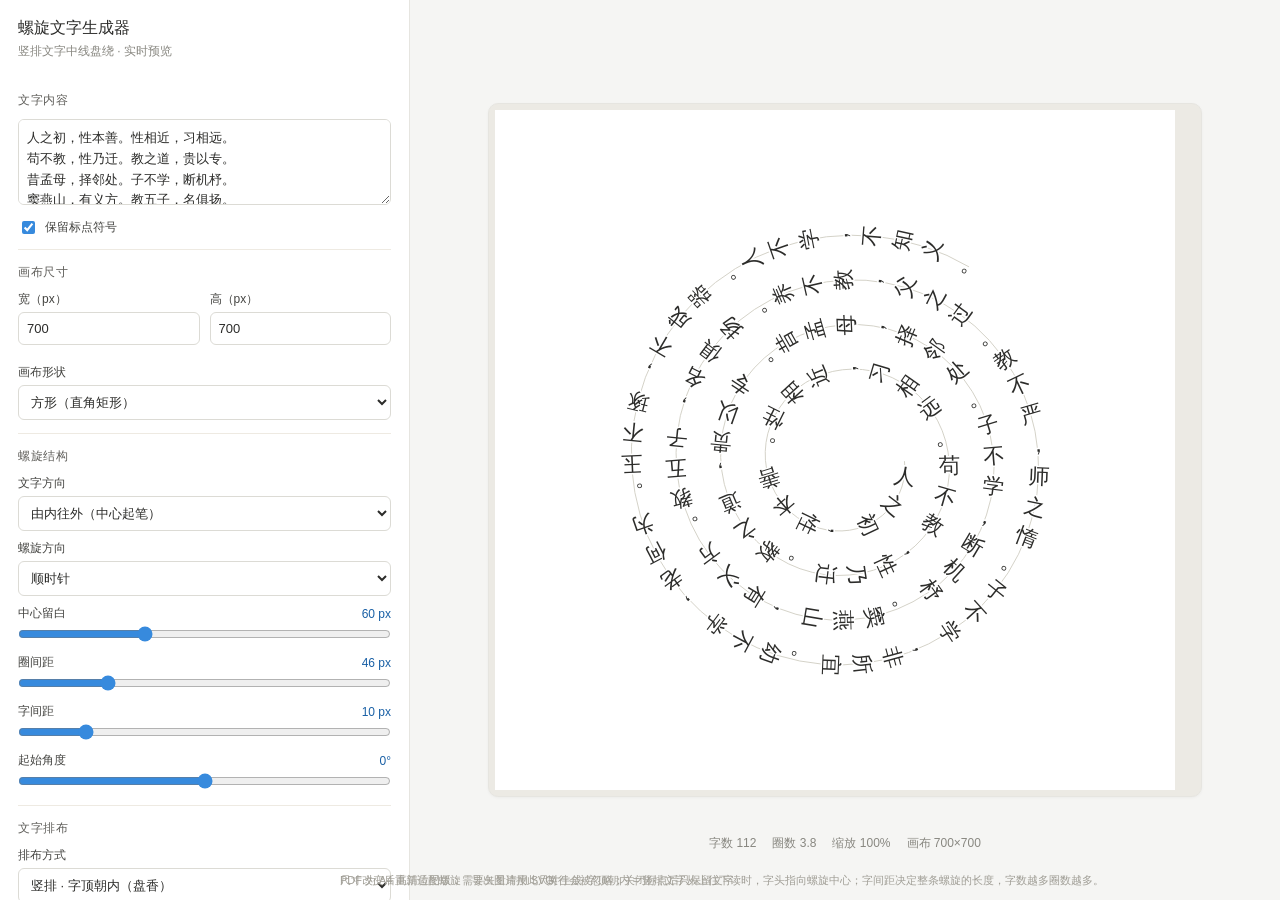
<file: tools/螺旋文字生成器.html>
<!DOCTYPE html>
<html lang="zh-CN">
<head>
<meta charset="UTF-8">
<meta name="viewport" content="width=device-width,initial-scale=1">
<title>螺旋文字生成器</title>
<style>
*{box-sizing:border-box}
body{margin:0;font-family:"Microsoft YaHei","PingFang SC",sans-serif;background:#f5f5f3;color:#2c2c2a;font-size:13px}
.app{display:grid;grid-template-columns:410px 1fr;min-height:100vh}
.panel{background:#fff;border-right:1px solid #e6e5e0;padding:18px 18px 40px;overflow-y:auto;max-height:100vh}
h1{font-size:16px;font-weight:500;margin:0 0 4px}
.sub{font-size:12px;color:#888780;margin:0 0 18px}
.group{border-top:1px solid #eeeae2;padding:14px 0 4px}
.group:first-of-type{border-top:none}
.gtitle{font-size:12px;font-weight:500;color:#5f5e5a;margin-bottom:10px;letter-spacing:.5px}
label{display:block;margin-bottom:9px}
.lab{display:flex;justify-content:space-between;align-items:center;margin-bottom:4px;font-size:12px;color:#444441}
.val{color:#185fa5;font-variant-numeric:tabular-nums}
textarea,select,input[type=text],input[type=number]{width:100%;border:1px solid #dcdbd5;border-radius:6px;padding:8px;font-size:13px;font-family:inherit;background:#fff;color:#2c2c2a;outline:none}
textarea:focus,select:focus,input:focus{border-color:#85b7eb}
textarea{resize:vertical;min-height:86px;line-height:1.6}
input[type=range]{width:100%;accent-color:#378add;margin:0}
input[type=color]{width:100%;height:30px;border:1px solid #dcdbd5;border-radius:6px;padding:2px;background:#fff;cursor:pointer}
.row{display:flex;gap:10px}
.row>*{flex:1;min-width:0}
.check{display:flex;align-items:center;gap:7px;font-size:12px;color:#444441;cursor:pointer;margin-bottom:8px}
.check input{accent-color:#378add}
.btns{display:flex;gap:8px;margin-top:14px}
button{flex:1;padding:9px;border:1px solid #dcdbd5;border-radius:6px;background:#fff;color:#2c2c2a;font-size:12px;cursor:pointer;font-family:inherit}
button:hover{border-color:#85b7eb;background:#f7fbff}
button.primary{background:#185fa5;color:#fff;border-color:#185fa5}
button.primary:hover{background:#0c447c}
.stage{position:relative;padding:24px;display:flex;align-items:center;justify-content:center;overflow:auto;min-height:100vh}
.canvas-wrap{background:#eceae4;border:1px solid #e6e5e0;border-radius:10px;box-shadow:0 1px 3px rgba(0,0,0,.04);padding:6px;line-height:0;margin:auto;max-width:100%}
#preview{display:block;width:auto;height:auto;max-width:min(680px,100%);max-height:calc(100vh - 180px)}
.info{position:absolute;bottom:48px;left:24px;right:24px;font-size:12px;color:#888780;display:flex;gap:16px;flex-wrap:wrap;justify-content:center}
.tip{position:absolute;bottom:10px;left:24px;right:24px;margin:auto;font-size:11px;color:#a09e96;text-align:center;max-width:600px;line-height:1.6}
@media(max-width:820px){.app{grid-template-columns:1fr}.panel{max-height:none;border-right:none;border-bottom:1px solid #e6e5e0}.stage{padding:14px}}
</style>
</head>
<body>
<div class="app">
  <div class="panel">
    <h1>螺旋文字生成器</h1>
    <p class="sub">竖排文字中线盘绕 · 实时预览</p>

    <div class="group">
      <div class="gtitle">文字内容</div>
      <label><textarea id="text" spellcheck="false">人之初，性本善。性相近，习相远。
苟不教，性乃迁。教之道，贵以专。
昔孟母，择邻处。子不学，断机杼。
窦燕山，有义方。教五子，名俱扬。
养不教，父之过。教不严，师之惰。
子不学，非所宜。幼不学，老何为。
玉不琢，不成器。人不学，不知义。</textarea></label>
      <label class="check" style="margin-top:10px"><input type="checkbox" id="keepPunct" checked> 保留标点符号</label>
      <div class="tip">换行会被忽略；关闭标点后只保留文字</div>
    </div>

    <div class="group">
      <div class="gtitle">画布尺寸</div>
      <div class="row">
        <label><div class="lab"><span>宽（px）</span></div><input type="number" id="cw" min="200" max="2000" step="50" value="700"></label>
        <label><div class="lab"><span>高（px）</span></div><input type="number" id="ch" min="200" max="2000" step="50" value="700"></label>
      </div>
      <label style="margin-top:10px"><div class="lab"><span>画布形状</span></div>
        <select id="shape">
          <option value="rect">方形（直角矩形）</option>
          <option value="round">圆角矩形</option>
          <option value="circle">圆形</option>
          <option value="ellipse">椭圆</option>
        </select>
      </label>
      <div class="tip" style="text-align:left;margin-top:8px">尺寸改变后重新适配螺旋，导出图片按此尺寸生成</div>
    </div>

    <div class="group">
      <div class="gtitle">螺旋结构</div>
      <label><div class="lab"><span>文字方向</span></div>
        <select id="direction">
          <option value="out">由内往外（中心起笔）</option>
          <option value="in">由外往内（外圈起笔）</option>
        </select>
      </label>
      <label><div class="lab"><span>螺旋方向</span></div>
        <select id="spin">
          <option value="cw">顺时针</option>
          <option value="ccw">逆时针</option>
        </select>
      </label>
      <label><div class="lab"><span>中心留白</span><span class="val" id="vInner">60 px</span></div>
        <input type="range" id="inner" min="0" max="180" value="60"></label>
      <label><div class="lab"><span>圈间距</span><span class="val" id="vRing">46 px</span></div>
        <input type="range" id="ring" min="24" max="120" value="46"></label>
      <label><div class="lab"><span>字间距</span><span class="val" id="vGap">10 px</span></div>
        <input type="range" id="gap" min="0" max="60" value="10"></label>
      <label><div class="lab"><span>起始角度</span><span class="val" id="vStart">0°</span></div>
        <input type="range" id="start" min="-180" max="180" value="0"></label>
    </div>

    <div class="group">
      <div class="gtitle">文字排布</div>
      <label><div class="lab"><span>排布方式</span></div>
        <select id="mode">
          <option value="in">竖排 · 字顶朝内（盘香）</option>
          <option value="out">竖排 · 字顶朝外</option>
          <option value="tan">横排 · 沿切线（左到右）</option>
          <option value="tanrev">横排 · 沿切线（右到左）</option>
          <option value="none">全部正立 · 不旋转</option>
        </select>
      </label>
      <label><div class="lab"><span>旋转微调</span><span class="val" id="vRot">0°</span></div>
        <input type="range" id="rot" min="-180" max="180" value="0"></label>
    </div>

    <div class="group">
      <div class="gtitle">字体与颜色</div>
      <label><div class="lab"><span>字体</span></div>
        <select id="font">
          <option value="SimSun, '宋体', serif">宋体</option>
          <option value="KaiTi, '楷体', serif">楷体</option>
          <option value="FangSong, '仿宋', serif">仿宋</option>
          <option value="'Microsoft YaHei', '微软雅黑', sans-serif">微软雅黑</option>
          <option value="'PingFang SC', sans-serif">苹方</option>
          <option value="serif">衬线体</option>
          <option value="sans-serif">无衬线体</option>
        </select>
      </label>
      <label><div class="lab"><span>字体大小</span><span class="val" id="vSize">22 px</span></div>
        <input type="range" id="size" min="10" max="60" value="22"></label>
      <div class="row">
        <label><div class="lab"><span>文字颜色</span></div><input type="color" id="color" value="#2c2c2a"></label>
        <label><div class="lab"><span>背景颜色</span></div><input type="color" id="bg" value="#ffffff"></label>
      </div>
      <label class="check"><input type="checkbox" id="halo" checked> 字加白描边（压住螺旋线）</label>
    </div>

    <div class="group">
      <div class="gtitle">辅助线</div>
      <label class="check"><input type="checkbox" id="showline" checked> 显示螺旋线</label>
      <div class="row">
        <label><div class="lab"><span>线色</span></div><input type="color" id="linecolor" value="#d3d1c7"></label>
        <label><div class="lab"><span>线宽</span></div><input type="range" id="linew" min="0" max="4" step="0.5" value="1"></label>
      </div>
    </div>

    <div class="group">
      <div class="gtitle">导出</div>
      <div class="btns">
        <button id="svgBtn" class="primary">下载 SVG</button>
        <button id="pngBtn">下载 PNG</button>
        <button id="pdfBtn">下载 PDF</button>
      </div>
      <div class="tip" style="text-align:left;margin-top:8px">PDF 为 A4 高清位图版；需要矢量请用 SVG</div>
    </div>
  </div>

  <div class="stage">
    <div class="canvas-wrap"><svg id="preview" viewBox="0 0 700 700" width="700" height="700" xmlns="http://www.w3.org/2000/svg"></svg></div>
    <div class="info"><span id="infoChars">字数 0</span><span id="infoTurns">圈数 0</span><span id="infoScale">缩放 100%</span><span id="infoSize">画布 700×700</span></div>
    <div class="tip">字顶朝内 = 竖排文字从上往下读时，字头指向螺旋中心；字间距决定整条螺旋的长度，字数越多圈数越多。</div>
  </div>
</div>

<script>
(function(){
  var $=function(id){return document.getElementById(id)};
  var svg=$('preview'), NS='http://www.w3.org/2000/svg';
  var W=700, H=700, CX=350, CY=350, MAXR=328;

  function el(name,attrs){var e=document.createElementNS(NS,name);for(var k in attrs)e.setAttribute(k,attrs[k]);return e}
  function paper(shape,fill){
    if(shape==='circle')return el('circle',{cx:CX,cy:CY,r:Math.min(W,H)/2,fill:fill});
    if(shape==='ellipse')return el('ellipse',{cx:CX,cy:CY,rx:W/2,ry:H/2,fill:fill});
    if(shape==='round')return el('rect',{x:0,y:0,width:W,height:H,rx:Math.min(W,H)*0.06,fill:fill});
    return el('rect',{x:0,y:0,width:W,height:H,fill:fill});
  }

  function build(){
    var raw=$('text').value.replace(/[\r\n]/g,'');
    if(!$('keepPunct').checked) raw=raw.replace(/[，。！？；：、,.!?;:'"“”‘’（）()《》〈〉【】\[\]『』「」…—\-]/g,'');
    var chars=Array.from(raw);
    var n=chars.length;
    var fontSize=+$('size').value, gap=+$('gap').value, ring=+$('ring').value;
    var inner=+$('inner').value, start=(+$('start').value)*Math.PI/180;
    var reverse=$('direction').value==='in', mode=$('mode').value, 微调=(+$('rot').value)*Math.PI/180;
    var sgn=$('spin').value==='ccw'?-1:1;
    var font=$('font').value, color=$('color').value, bg=$('bg').value;
    var halo=$('halo').checked, showline=$('showline').checked;
    var linecolor=$('linecolor').value, linew=+$('linew').value;

    W=Math.max(200,Math.min(2000,Math.round(+$('cw').value||700)));
    H=Math.max(200,Math.min(2000,Math.round(+$('ch').value||700)));
    CX=W/2; CY=H/2; MAXR=Math.min(W,H)/2-12;
    svg.setAttribute('viewBox','0 0 '+W+' '+H);
    svg.setAttribute('width',W); svg.setAttribute('height',H);
    svg.textContent='';
    svg.appendChild(paper($('shape').value,bg));

    if(!n){$('infoChars').textContent='字数 0';$('infoSize').textContent='画布 '+W+'×'+H;return}

    var step=fontSize+gap;
    var L=n*step;
    var b=ring/(2*Math.PI);
    var tmax=(-inner+Math.sqrt(inner*inner+2*b*L))/b;
    if(inner===0) tmax=Math.sqrt(2*L/b);
    var rout=inner+b*tmax;
    var scale=Math.min(1,(MAXR)/(rout||1));
    var rin=inner*scale, bs=b*scale, fs=fontSize*scale;

    var startR=reverse?rout*scale:rin;
    var dr=reverse?-bs:bs;
    var steps=Math.max(4000,Math.ceil(tmax*140));
    var xs=[],ys=[],al=[0],ts=[];
    for(var i=0;i<=steps;i++){
      var t=tmax*i/steps, r=startR+dr*t;
      var a=sgn*t+start;
      var x=CX+r*Math.cos(a), y=CY+r*Math.sin(a);
      xs.push(x);ys.push(y);ts.push(t);
      if(i>0)al.push(al[i-1]+Math.hypot(x-xs[i-1],y-ys[i-1]));
    }
    var total=al[steps];

    var used=xs.map(function(x,i){return [x,ys[i],ts[i]]}).filter(function(p){return p[2]<=tmax+0.001});
    var minx=Infinity,maxx=-Infinity,miny=Infinity,maxy=-Infinity;
    used.forEach(function(p){minx=Math.min(minx,p[0]);maxx=Math.max(maxx,p[0]);miny=Math.min(miny,p[1]);maxy=Math.max(maxy,p[1])});
    var ox=CX-(minx+maxx)/2, oy=CY-(miny+maxy)/2;
    var maxR=0;
    used.forEach(function(p){maxR=Math.max(maxR,Math.hypot(p[0]-CX,p[1]-CY))});
    var allow=Math.max(0,MAXR-maxR), off=Math.hypot(ox,oy);
    if(off>allow&&off>0){ox*=allow/off;oy*=allow/off}

    var g=el('g',{transform:'translate('+ox.toFixed(1)+' '+oy.toFixed(1)+')'});
    if(showline){
      var segs=[];
      for(var i=0;i<=steps;i+=18)segs.push((i?'L':'M')+xs[i].toFixed(1)+' '+ys[i].toFixed(1));
      g.appendChild(el('path',{d:segs.join(' '),fill:'none',stroke:linecolor,'stroke-width':linew}));
    }

    var base;
    if(mode==='in')base=-Math.PI/2;
    else if(mode==='out')base=Math.PI/2;
    else if(mode==='tan')base=0;
    else if(mode==='tanrev')base=Math.PI;
    else base=null;

    chars.forEach(function(ch,k){
      var s=(k+0.5)*total/n;
      var j=1;while(j<steps&&al[j]<s)j++;
      var f=(s-al[j-1])/((al[j]-al[j-1])||1);
      var x=xs[j-1]+f*(xs[j]-xs[j-1]), y=ys[j-1]+f*(ys[j]-ys[j-1]);
      var t=ts[j-1]+f*(ts[j]-ts[j-1]);
      var r=startR+dr*t, a=sgn*t+start;
      var dx=dr*Math.cos(a)-r*sgn*Math.sin(a);
      var dy=dr*Math.sin(a)+r*sgn*Math.cos(a);
      var ang=base===null?0:Math.atan2(dy,dx)+base+微调;
      var txt=el('text',{
        transform:'translate('+x.toFixed(1)+' '+y.toFixed(1)+') rotate('+(ang*180/Math.PI).toFixed(1)+')',
        'text-anchor':'middle','dominant-baseline':'central',
        'font-size':fs.toFixed(1),'font-family':font,fill:color
      });
      if(halo){txt.setAttribute('paint-order','stroke');txt.setAttribute('stroke',bg);txt.setAttribute('stroke-width',(3.2).toFixed(1));txt.setAttribute('stroke-linejoin','round')}
      txt.textContent=ch;g.appendChild(txt);
    });
    svg.appendChild(g);

    $('infoChars').textContent='字数 '+n;
    $('infoTurns').textContent='圈数 '+(tmax/(2*Math.PI)).toFixed(1);
    $('infoScale').textContent='缩放 '+Math.round(scale*100)+'%';
    $('infoSize').textContent='画布 '+W+'×'+H;
  }

  function bind(id,vid,fmt){
    var e=$(id);
    e.addEventListener('input',function(){if(vid)$(vid).textContent=fmt?fmt(e.value):e.value;build()});
  }
  ['text','font','color','bg','halo','mode','direction','spin','keepPunct','showline','linecolor','cw','ch','shape'].forEach(function(id){$(id).addEventListener('input',build)});
  ['cw','ch'].forEach(function(id){$(id).addEventListener('change',function(){this.value=(id==='cw'?W:H);build()})});
  bind('size','vSize',function(v){return v+' px'});
  bind('gap','vGap',function(v){return v+' px'});
  bind('ring','vRing',function(v){return v+' px'});
  bind('inner','vInner',function(v){return v+' px'});
  bind('start','vStart',function(v){return v+'°'});
  bind('rot','vRot',function(v){return v+'°'});
  bind('linew',null);

  function serialize(){
    var c=svg.cloneNode(true);
    c.setAttribute('xmlns',NS);
    return '<?xml version="1.0" encoding="UTF-8"?>\n'+new XMLSerializer().serializeToString(c);
  }
  function download(url,name){var a=document.createElement('a');a.href=url;a.download=name;document.body.appendChild(a);a.click();document.body.removeChild(a)}
  $('svgBtn').addEventListener('click',function(){
    var blob=new Blob([serialize()],{type:'image/svg+xml;charset=utf-8'});
    var url=URL.createObjectURL(blob);download(url,'螺旋文字.svg');setTimeout(function(){URL.revokeObjectURL(url)},1000);
  });
  function svgToCanvas(scale,cb,err){
    var img=new Image();
    img.onload=function(){
      var cv=document.createElement('canvas');cv.width=W*scale;cv.height=H*scale;
      var ctx=cv.getContext('2d');ctx.scale(scale,scale);ctx.drawImage(img,0,0,W,H);
      cb(cv);
    };
    img.onerror=err||function(){alert('图片渲染失败，请改用 SVG 导出')};
    img.src='data:image/svg+xml;charset=utf-8,'+encodeURIComponent(serialize());
  }
  $('pngBtn').addEventListener('click',function(){svgToCanvas(2,function(cv){download(cv.toDataURL('image/png'),'螺旋文字.png')})});

  function loadScript(src,cb,err){
    var s=document.createElement('script');s.src=src;s.onload=cb;s.onerror=err;document.head.appendChild(s);
  }
  function makePDF(){
    svgToCanvas(3,function(cv){
      var land=W>=H;
      var pdf=new window.jspdf.jsPDF({orientation:land?'landscape':'portrait',unit:'mm',format:'a4'});
      var pw=land?297:210, ph=land?210:297;
      var k=Math.min((pw-20)/W,(ph-20)/H), dw=W*k, dh=H*k;
      pdf.addImage(cv.toDataURL('image/png'),'PNG',(pw-dw)/2,(ph-dh)/2,dw,dh);
      pdf.save('螺旋文字.pdf');
    });
  }
  $('pdfBtn').addEventListener('click',function(){
    if(window.jspdf&&window.jspdf.jsPDF){makePDF();return}
    var btn=this,txt=btn.textContent;btn.textContent='加载中…';
    loadScript('https://cdn.jsdelivr.net/npm/jspdf@2.5.2/dist/jspdf.umd.min.js',function(){
      btn.textContent=txt;makePDF();
    },function(){
      btn.textContent=txt;
      alert('无法联网加载 PDF 组件，已切换到浏览器打印：请在打印窗口选择「另存为 PDF」。');
      var w=window.open('','_blank');
      if(w){w.document.write('<!DOCTYPE html><meta charset="utf-8"><title>螺旋文字.pdf</title><body style="margin:0">'+serialize()+'</body>');w.document.close();setTimeout(function(){w.focus();w.print()},300)}
      else window.print();
    });
  });

  build();
})();
</script>
</body>
</html>
</file>
<file: CSS/style.css>
:root {
  --ink: #1d2421;
  --muted: #5d6863;
  --accent: #256b57;
  --accent-soft: #e8f3ee;
  --panel: rgba(255, 255, 255, 0.78);
  --panel-solid: #fbfcfa;
  --line: rgba(37, 107, 87, 0.14);
  --shadow: 0 12px 40px rgba(24, 52, 42, 0.12);
  --radius: 18px;
}

*,
*::before,
*::after {
  box-sizing: border-box;
}

html {
  scroll-behavior: smooth;
}

body {
  margin: 0;
  min-height: 100vh;
  min-height: 100dvh;
  color: var(--ink);
  font-family: -apple-system, BlinkMacSystemFont, "Segoe UI", "PingFang SC", "Microsoft YaHei", sans-serif;
  line-height: 1.65;
  background-color: #dfe7e2;
  background-image: url("../5.jpg");
  background-position: center;
  background-size: cover;
  background-repeat: no-repeat;
  background-attachment: fixed;
}

@supports (background-image: image-set(url("../bg.webp") type("image/webp"))) {
  body {
    background-image: image-set(
      url("../bg.webp") type("image/webp"),
      url("../5.jpg") type("image/jpeg")
    );
  }
}

button,
input,
select {
  font: inherit;
  color: inherit;
}

button {
  cursor: pointer;
}

a {
  color: inherit;
}

.sr-only {
  position: absolute;
  width: 1px;
  height: 1px;
  padding: 0;
  margin: -1px;
  overflow: hidden;
  clip-path: inset(50%);
  white-space: nowrap;
  border: 0;
}

.skip-link {
  position: fixed;
  top: -60px;
  left: 12px;
  z-index: 10;
  padding: 8px 14px;
  border-radius: 10px;
  background: var(--panel-solid);
  text-decoration: none;
  box-shadow: var(--shadow);
}

.skip-link:focus {
  top: 12px;
}

:focus-visible {
  outline: 3px solid rgba(37, 107, 87, 0.45);
  outline-offset: 3px;
}

.app {
  display: grid;
  grid-template-columns: 165px minmax(0, 1fr);
  gap: 14px;
  min-height: 100vh;
  min-height: 100dvh;
  padding: 14px;
}

.sidebar,
.panel {
  border: 1px solid rgba(255, 255, 255, 0.7);
  border-radius: var(--radius);
  background: var(--panel);
  box-shadow: var(--shadow);
  -webkit-backdrop-filter: blur(14px);
  backdrop-filter: blur(14px);
}

.sidebar {
  position: sticky;
  top: 14px;
  display: flex;
  flex-direction: column;
  height: calc(100vh - 28px);
  height: calc(100dvh - 28px);
  padding: 22px 16px 16px;
}

.profile {
  display: flex;
  flex-direction: column;
  align-items: center;
  gap: 8px;
  text-align: center;
}

.avatar {
  width: 80px;
  height: 80px;
  border-radius: 50%;
  border: 3px solid rgba(255, 255, 255, 0.85);
  box-shadow: 0 6px 18px rgba(24, 52, 42, 0.14);
  object-fit: cover;
}

.profile-text {
  display: flex;
  flex-direction: column;
  line-height: 1.4;
}

.profile-text strong {
  font-size: 15px;
  white-space: nowrap;
}

.nav {
  display: flex;
  flex-direction: column;
  gap: 6px;
  margin-top: 28px;
}

.nav-item {
  display: flex;
  align-items: center;
  gap: 12px;
  width: 100%;
  padding: 11px 12px;
  border: 0;
  border-radius: 12px;
  background: transparent;
  text-align: left;
  color: var(--muted);
  transition: background-color 0.2s ease, color 0.2s ease, transform 0.2s ease;
}

.nav-item svg {
  width: 21px;
  height: 21px;
  flex: none;
  fill: none;
  stroke: currentColor;
  stroke-width: 1.8;
  stroke-linecap: round;
  stroke-linejoin: round;
}

.nav-item span {
  white-space: nowrap;
}

.nav-item:hover {
  background: rgba(255, 255, 255, 0.6);
  color: var(--ink);
  transform: translateX(2px);
}

.nav-item.is-active {
  background: var(--accent-soft);
  color: var(--accent);
  font-weight: 600;
  box-shadow: inset 3px 0 0 var(--accent);
}

.qr-btn {
  display: grid;
  place-items: center;
  width: 100%;
  min-height: 96px;
  margin-top: auto;
  border: 1px dashed rgba(37, 107, 87, 0.28);
  border-radius: 14px;
  color: var(--accent);
  text-decoration: none;
  transition: background-color 0.2s ease;
}

.qr-btn:hover {
  background: var(--accent-soft);
}

.qr-btn svg {
  width: 38px;
  height: 38px;
  fill: none;
  stroke: currentColor;
  stroke-width: 1.6;
  stroke-linecap: round;
  stroke-linejoin: round;
}

.panel {
  min-height: calc(100vh - 28px);
  min-height: calc(100dvh - 28px);
  max-height: calc(100vh - 28px);
  max-height: calc(100dvh - 28px);
  overflow-y: auto;
  padding: clamp(22px, 4vw, 52px);
}

.view[hidden] {
  display: none !important;
}

.view {
  animation: fade-in 0.25s ease both;
}

@keyframes fade-in {
  from {
    opacity: 0;
    transform: translateY(6px);
  }

  to {
    opacity: 1;
    transform: none;
  }
}

.hero {
  text-align: center;
}

.hero .lead {
  margin-inline: auto;
}

.hero .eyebrow {
  text-align: left;
}

.eyebrow {
  margin: 0 0 8px;
  color: var(--accent);
  font-size: 12px;
  font-weight: 700;
  letter-spacing: 0.14em;
  text-transform: uppercase;
}

h1,
h2 {
  margin: 0;
  line-height: 1.25;
  letter-spacing: -0.02em;
}

h1 {
  font-size: clamp(28px, 4vw, 44px);
}

h2 {
  font-size: clamp(24px, 3vw, 34px);
}

.lead {
  margin: 16px 0 0;
  color: var(--muted);
  font-size: 17px;
  white-space: nowrap;
}

.search {
  display: flex;
  flex-wrap: wrap;
  gap: 8px;
  margin-top: 36px;
  padding: 12px;
  border: 1px solid var(--line);
  border-radius: 14px;
  background: rgba(255, 255, 255, 0.6);
}

.search select,
.search input,
.search button {
  min-height: 42px;
  padding: 8px 12px;
  border: 1px solid var(--line);
  border-radius: 10px;
  background: #fff;
}

.search select {
  flex: 0 0 auto;
}

.search input {
  flex: 1 1 220px;
  min-width: 0;
}

.search button {
  border-color: var(--accent);
  background: var(--accent);
  color: #fff;
  font-weight: 600;
}

.search-status {
  min-height: 1.6em;
  margin: 8px 2px 0;
  color: var(--muted);
  font-size: 14px;
}

.tiles[hidden] {
  display: none;
}

.tiles {
  display: grid;
  grid-template-columns: repeat(auto-fit, minmax(160px, 1fr));
  gap: 12px;
  margin-top: 24px;
}

.tile {
  display: flex;
  flex-direction: column;
  gap: 3px;
  padding: 18px;
  border: 1px solid var(--line);
  border-radius: 14px;
  background: rgba(255, 255, 255, 0.62);
  text-decoration: none;
  transition: transform 0.2s ease, box-shadow 0.2s ease, background-color 0.2s ease;
}

.tile:hover,
.tile:focus-visible {
  transform: translateY(-3px);
  background: #fff;
  box-shadow: 0 10px 24px rgba(24, 52, 42, 0.1);
}

.tile[hidden] {
  display: none;
}

.tile-icon {
  display: grid;
  place-items: center;
  width: 36px;
  height: 36px;
  margin-bottom: 10px;
  border-radius: 10px;
  background: var(--accent-soft);
  color: var(--accent);
  font-size: 14px;
  font-weight: 700;
}

.tile strong {
  font-size: 16px;
  white-space: nowrap;
}

.tile small {
  overflow: hidden;
  color: var(--muted);
  text-overflow: ellipsis;
  white-space: nowrap;
}

.view-head {
  margin-bottom: 28px;
}

.view-head p:last-child {
  margin: 12px 0 0;
  color: var(--muted);
}

.link-list {
  display: grid;
  grid-template-columns: repeat(auto-fit, minmax(160px, 1fr));
  gap: 12px;
  margin: 0;
  padding: 0;
  list-style: none;
}

.link-list a {
  display: flex;
  flex-direction: column;
  padding: 16px 18px;
  border: 1px solid var(--line);
  border-radius: 14px;
  background: rgba(255, 255, 255, 0.62);
  text-decoration: none;
  transition: transform 0.2s ease, background-color 0.2s ease;
}

.link-list a:hover {
  transform: translateY(-2px);
  background: #fff;
}

.link-list strong {
  white-space: nowrap;
}

.link-list span {
  overflow: hidden;
  color: var(--muted);
  font-size: 13px;
  text-overflow: ellipsis;
  white-space: nowrap;
}

.photo {
  margin: 0;
}

.photo img {
  display: block;
  width: 100%;
  max-width: 760px;
  height: auto;
  border: 1px solid var(--line);
  border-radius: 14px;
}

.photo figcaption {
  margin-top: 8px;
  color: var(--muted);
  font-size: 13px;
}

.app-card {
  display: flex;
  align-items: center;
  gap: 16px;
  max-width: 560px;
  padding: 18px;
  border: 1px solid var(--line);
  border-radius: 14px;
  background: rgba(255, 255, 255, 0.62);
  text-decoration: none;
  transition: transform 0.2s ease, background-color 0.2s ease;
}

.app-card:hover {
  transform: translateY(-2px);
  background: #fff;
}

.app-icon {
  display: grid;
  place-items: center;
  width: 46px;
  height: 46px;
  flex: none;
  border-radius: 12px;
  background: var(--accent-soft);
  color: var(--accent);
  font-weight: 700;
}

.app-card > span:nth-child(2) {
  display: flex;
  flex-direction: column;
}

.app-card strong {
  white-space: nowrap;
}

.app-card small {
  overflow: hidden;
  color: var(--muted);
  text-overflow: ellipsis;
  white-space: nowrap;
}

.app-arrow {
  margin-left: auto;
  color: var(--accent);
  font-size: 20px;
}

.tools-grid {
  display: grid;
  grid-template-columns: repeat(auto-fit, minmax(160px, 1fr));
  gap: 12px;
}

.tool-card {
  display: flex;
  align-items: center;
  gap: 14px;
  padding: 16px 18px;
  border: 1px solid var(--line);
  border-radius: 14px;
  background: rgba(255, 255, 255, 0.62);
  text-decoration: none;
  transition: transform 0.2s ease, background-color 0.2s ease;
}

.tool-card:hover {
  transform: translateY(-2px);
  background: #fff;
}

.tool-card > span:nth-child(2) {
  display: flex;
  flex-direction: column;
  min-width: 0;
}

.tool-card strong {
  white-space: nowrap;
}

.tool-card small {
  overflow: hidden;
  color: var(--muted);
  text-overflow: ellipsis;
  white-space: nowrap;
}

.tool-icon-wrap {
  position: relative;
  width: 40px;
  height: 40px;
  flex: none;
}

.tool-fallback {
  display: grid;
  place-items: center;
  width: 100%;
  height: 100%;
  border-radius: 11px;
  background: var(--accent-soft);
  color: var(--accent);
  font-weight: 700;
}

.tool-icon {
  position: absolute;
  inset: 0;
  width: 100%;
  height: 100%;
  padding: 5px;
  border-radius: 11px;
  object-fit: contain;
  opacity: 0;
  transition: opacity 0.2s ease;
}

.tool-icon.is-loaded {
  opacity: 1;
}

.tools-empty {
  color: var(--muted);
}

/* 搜索栏：胶囊输入框 + 引擎快捷栏 */
.search {
  position: relative;
  display: block;
  margin-top: 36px;
  padding: 0;
  border: 0;
  background: transparent;
}

.search-bar {
  display: flex;
  align-items: center;
  width: 66.666%;
  margin-inline: auto;
  padding: 6px 6px 6px 10px;
  border: 1px solid var(--line);
  border-radius: 14px;
  background: rgba(255, 255, 255, 0.78);
  box-shadow: 0 2px 10px rgba(24, 52, 42, 0.06);
}

.search-engine-wrap {
  position: relative;
  display: flex;
  align-items: center;
  flex: none;
}

.search-engine-badge {
  display: grid;
  place-items: center;
  width: 30px;
  height: 30px;
  border-radius: 50%;
  background: var(--accent);
  color: #fff;
  font-size: 12px;
  font-weight: 700;
}

.search-caret {
  margin: 0 8px 0 4px;
  color: var(--muted);
  font-size: 11px;
  pointer-events: none;
}

.search select#search-engine {
  position: absolute;
  inset: 0;
  width: 100%;
  height: 100%;
  opacity: 0;
  cursor: pointer;
}

.search .search-bar input {
  flex: 1;
  min-width: 0;
  min-height: 36px;
  padding: 0 12px;
  border: 0;
  border-radius: 0;
  background: transparent;
  box-shadow: none;
}

.search .search-bar input:focus {
  outline: none;
}

.engine-menu {
  position: absolute;
  top: calc(100% - 2px);
  left: 16.667%;
  z-index: 20;
  display: flex;
  flex-direction: row;
  flex-wrap: nowrap;
  gap: 6px;
  padding: 10px;
  border: 1px solid var(--line);
  border-radius: 14px;
  background: var(--panel-solid);
  box-shadow: var(--shadow);
}

.engine-menu[hidden] {
  display: none;
}

.search .engine-chip {
  display: flex;
  flex-direction: column;
  align-items: center;
  gap: 5px;
  padding: 7px 6px;
  border: 0;
  border-radius: 10px;
  background: transparent;
  color: var(--muted);
  font-size: 11px;
  white-space: nowrap;
}

.search .engine-chip:hover,
.search .engine-chip.is-active {
  background: var(--accent-soft);
  color: var(--accent);
}

.engine-ico {
  display: grid;
  place-items: center;
  width: 32px;
  height: 32px;
  border-radius: 10px;
  background: #fff;
  color: var(--chip, var(--accent));
  font-size: 13px;
  font-weight: 700;
  box-shadow: 0 2px 8px rgba(0, 0, 0, 0.08);
}

.engine-ico-img {
  width: 22px;
  height: 22px;
  object-fit: contain;
}

.engine-badge-img {
  width: 100%;
  height: 100%;
  padding: 4px;
  border-radius: 50%;
  background: #fff;
  object-fit: contain;
}

.search-results {
  display: grid;
  grid-template-columns: repeat(auto-fit, minmax(160px, 1fr));
  gap: 10px;
  margin-top: 12px;
}

.search-results[hidden] {
  display: none;
}

.result-card {
  display: flex;
  align-items: center;
  gap: 10px;
  min-width: 0;
  padding: 12px 14px;
  border: 1px solid var(--line);
  border-radius: 12px;
  background: rgba(255, 255, 255, 0.7);
  text-decoration: none;
  transition: transform 0.2s ease, background-color 0.2s ease;
}

.result-card:hover {
  transform: translateY(-2px);
  background: #fff;
}

.result-icon {
  display: grid;
  place-items: center;
  width: 32px;
  height: 32px;
  flex: none;
  border-radius: 9px;
  background: var(--accent-soft);
  color: var(--accent);
  font-weight: 700;
}

.result-icon-img {
  width: 100%;
  height: 100%;
  padding: 5px;
  border-radius: 9px;
  background: #fff;
  object-fit: contain;
}

.result-text {
  display: flex;
  flex-direction: column;
  min-width: 0;
}

.result-text strong,
.result-text small {
  display: block;
  overflow: hidden;
  text-overflow: ellipsis;
  white-space: nowrap;
}

.result-text small {
  color: var(--muted);
  font-size: 12px;
}

.search-hit {
  outline: 2px solid var(--accent);
  outline-offset: 2px;
  box-shadow: 0 0 0 5px rgba(37, 107, 87, 0.14);
}

/* 卡片名称省略号防溢出；说明默认隐藏，悬停/聚焦时在下方浮出 */
.tile,
.link-list a,
.app-card,
.tool-card,
.result-card {
  position: relative;
}

.app-card > span:nth-child(2),
.tool-card > span:nth-child(2) {
  flex: 1;
  min-width: 0;
}

.tile strong,
.link-list strong,
.app-card strong,
.tool-card strong {
  display: block;
  max-width: 100%;
  overflow: hidden;
  text-overflow: ellipsis;
  white-space: nowrap;
}

.tile small,
.link-list span,
.app-card small,
.tool-card small,
.search-results .result-card small {
  position: absolute;
  left: 50%;
  top: calc(100% + 8px);
  z-index: 20;
  width: max-content;
  max-width: 100%;
  overflow-wrap: anywhere;
  padding: 6px 10px;
  border-radius: 8px;
  background: rgba(29, 36, 33, 0.92);
  color: #fff;
  font-size: 12px;
  line-height: 1.5;
  text-align: left;
  white-space: normal;
  opacity: 0;
  visibility: hidden;
  pointer-events: none;
  transform: translate(-50%, -4px);
  transition: opacity 0.18s ease, transform 0.18s ease, visibility 0.18s;
  box-shadow: 0 6px 18px rgba(0, 0, 0, 0.18);
}

.tile:hover small,
.tile:focus-visible small,
.link-list a:hover span,
.link-list a:focus-visible span,
.app-card:hover small,
.app-card:focus-visible small,
.tool-card:hover small,
.tool-card:focus-visible small,
.search-results .result-card:hover small,
.search-results .result-card:focus-visible small {
  opacity: 1;
  visibility: visible;
  transform: translate(-50%, 0);
}

@media (max-width: 760px) {
  .app {
    display: block;
    padding: 10px;
  }

  .lead {
    white-space: normal;
  }

  .search-bar {
    width: 100%;
  }

  .engine-menu {
    left: 0;
  }

  .tiles,
  .link-list,
  .tools-grid {
    grid-template-columns: repeat(2, minmax(0, 1fr));
  }

  .sidebar {
    position: static;
    height: auto;
    padding: 14px;
  }

  .profile {
    flex-direction: row;
    text-align: left;
  }

  .avatar {
    width: 56px;
    height: 56px;
  }

  .nav {
    flex-direction: row;
    gap: 8px;
    margin-top: 14px;
    overflow-x: auto;
    scrollbar-width: none;
  }

  .nav::-webkit-scrollbar {
    display: none;
  }

  .nav-item {
    flex: 0 0 auto;
    width: auto;
    padding: 8px 12px;
    font-size: 14px;
  }

  .nav-item:hover {
    transform: none;
  }

  .nav-item.is-active {
    box-shadow: inset 0 -3px 0 var(--accent);
  }

  .qr-btn {
    display: none;
  }

  .panel {
    min-height: 0;
    max-height: none;
    margin-top: 10px;
    padding: 22px 18px;
  }

  body {
    background-attachment: scroll;
  }
}

@media (prefers-reduced-motion: reduce) {
  html {
    scroll-behavior: auto;
  }

  *,
  *::before,
  *::after {
    animation-duration: 0.01ms !important;
    transition-duration: 0.01ms !important;
  }
}
</file>
<file: qr-merge/style.css>
:root {
  --bg: #f6f7f9;
  --card: #ffffff;
  --text: #1f2329;
  --muted: #7b828c;
  --line: #e6e8eb;
  --wx: #07c160;
  --ali: #1677ff;
  --primary: #2f6bff;
}

* { box-sizing: border-box; }

body {
  margin: 0;
  background: var(--bg);
  color: var(--text);
  font-family: -apple-system, BlinkMacSystemFont, "PingFang SC", "Microsoft YaHei", "Segoe UI", sans-serif;
  line-height: 1.6;
  -webkit-font-smoothing: antialiased;
}

.wrap { max-width: 900px; margin: 0 auto; padding: 40px 20px 60px; }

header { text-align: center; margin-bottom: 26px; }

.brand {
  display: inline-flex; align-items: center; gap: 8px;
  font-size: 13px; font-weight: 600; letter-spacing: 1px; color: var(--muted);
  background: #fff; border: 1px solid var(--line); border-radius: 999px;
  padding: 6px 14px; margin-bottom: 18px;
}

.brand .dot { width: 8px; height: 8px; border-radius: 50%; background: var(--wx); box-shadow: 9px 0 0 var(--ali); margin-right: 9px; }

h1 { font-size: 30px; line-height: 1.3; margin: 0 0 12px; letter-spacing: -.5px; }
.lead { color: var(--muted); font-size: 15px; margin: 0 auto; max-width: 620px; }

.notice {
  background: #fff8e8; border: 1px solid #ffe2a8; border-radius: 14px;
  padding: 16px 20px; margin-bottom: 20px; font-size: 14px; color: #7a5b16;
}
.notice-title { font-weight: 700; margin-bottom: 4px; }
.notice p { margin: 0; }

.panel {
  background: var(--card); border: 1px solid var(--line); border-radius: 18px;
  padding: 26px 28px; margin-bottom: 20px;
  box-shadow: 0 2px 12px rgba(20, 30, 50, .03);
}

.step-head { display: flex; align-items: center; gap: 12px; margin-bottom: 22px; }
.step-head h2 { font-size: 18px; margin: 0; }
.num {
  width: 28px; height: 28px; border-radius: 9px; background: #eef2ff; color: var(--primary);
  display: inline-flex; align-items: center; justify-content: center; font-size: 14px; font-weight: 700;
}

.field { margin-bottom: 18px; }
.field label { display: block; font-size: 14px; font-weight: 600; margin-bottom: 8px; }
.optional { font-weight: 400; color: var(--muted); font-size: 12px; }

.tag { font-size: 11px; font-weight: 600; padding: 2px 8px; border-radius: 6px; margin-left: 6px; vertical-align: 1px; }
.tag-wx { background: #e6f8ee; color: #0a9d52; }
.tag-ali { background: #e8f1ff; color: #1668dc; }

input[type="text"], textarea {
  width: 100%; padding: 11px 13px; border: 1px solid var(--line); border-radius: 10px;
  font-size: 14px; font-family: inherit; color: var(--text); background: #fff;
  outline: none; transition: border-color .15s, box-shadow .15s;
}
input[type="text"]:focus, textarea:focus { border-color: var(--primary); box-shadow: 0 0 0 3px rgba(47,107,255,.1); }
textarea { resize: vertical; font-family: ui-monospace, SFMono-Regular, Consolas, monospace; font-size: 12px; }

.input-row { display: flex; gap: 10px; }
.input-row input { flex: 1; min-width: 0; }

.upload {
  flex: none; display: inline-flex; align-items: center; justify-content: center;
  padding: 0 16px; border: 1px solid var(--line); border-radius: 10px;
  font-size: 13px; font-weight: 600; color: var(--primary); cursor: pointer;
  background: #fafbfc; white-space: nowrap; transition: background .15s;
}
.upload:hover { background: #eef2ff; }

.hint { font-size: 12px; color: var(--muted); margin-top: 6px; }

.actions { display: flex; gap: 10px; margin-top: 26px; }
button { font-family: inherit; font-size: 14px; font-weight: 600; border-radius: 10px; padding: 12px 22px; cursor: pointer; border: 1px solid transparent; transition: opacity .15s, background .15s; }
button:hover { opacity: .88; }
button.primary { background: var(--primary); color: #fff; flex: 1; }
button.secondary { background: #f2f4f7; color: var(--text); border-color: var(--line); }

.status { font-size: 13px; margin-top: 12px; min-height: 20px; color: var(--muted); }
.status.ok { color: #0a9d52; }
.status.err { color: #e34d59; }

.result-body { display: flex; gap: 32px; flex-wrap: wrap; }
.qr-box { flex: none; text-align: center; }
#qrCanvas { width: 240px; height: 240px; border: 1px solid var(--line); border-radius: 12px; background: #fff; }
.qr-caption { font-size: 12px; color: var(--muted); margin-top: 8px; }
.result-info { flex: 1; min-width: 260px; }
.link-label { font-size: 13px; font-weight: 600; margin-bottom: 8px; }
.result-actions { display: flex; gap: 10px; margin-top: 10px; }
.result-actions button { flex: 1; padding: 9px 12px; font-size: 13px; }

.test-links { display: flex; gap: 8px; flex-wrap: wrap; }
.test { font-size: 12px; font-weight: 600; text-decoration: none; padding: 8px 12px; border-radius: 8px; }
.test.wx { background: #e6f8ee; color: #0a9d52; }
.test.ali { background: #e8f1ff; color: #1668dc; }
.test.other { background: #f2f4f7; color: var(--muted); }

.faq ol { margin: 0; padding-left: 22px; font-size: 14px; color: #4e555f; }
.faq li { margin-bottom: 8px; }
.faq strong { color: var(--text); }
.faq-warn { margin-top: 18px; background: #f7f8fa; border-radius: 10px; padding: 14px 16px; font-size: 13px; color: var(--muted); }

footer { text-align: center; color: #a5abb4; font-size: 12px; margin-top: 30px; }

@media (max-width: 640px) {
  .wrap { padding: 24px 14px 40px; }
  h1 { font-size: 24px; }
  .panel { padding: 20px 16px; }
  .input-row { flex-direction: column; }
  .upload { padding: 10px; }
  .result-body { gap: 20px; }
  #qrCanvas { width: 220px; height: 220px; }
}
</file>
